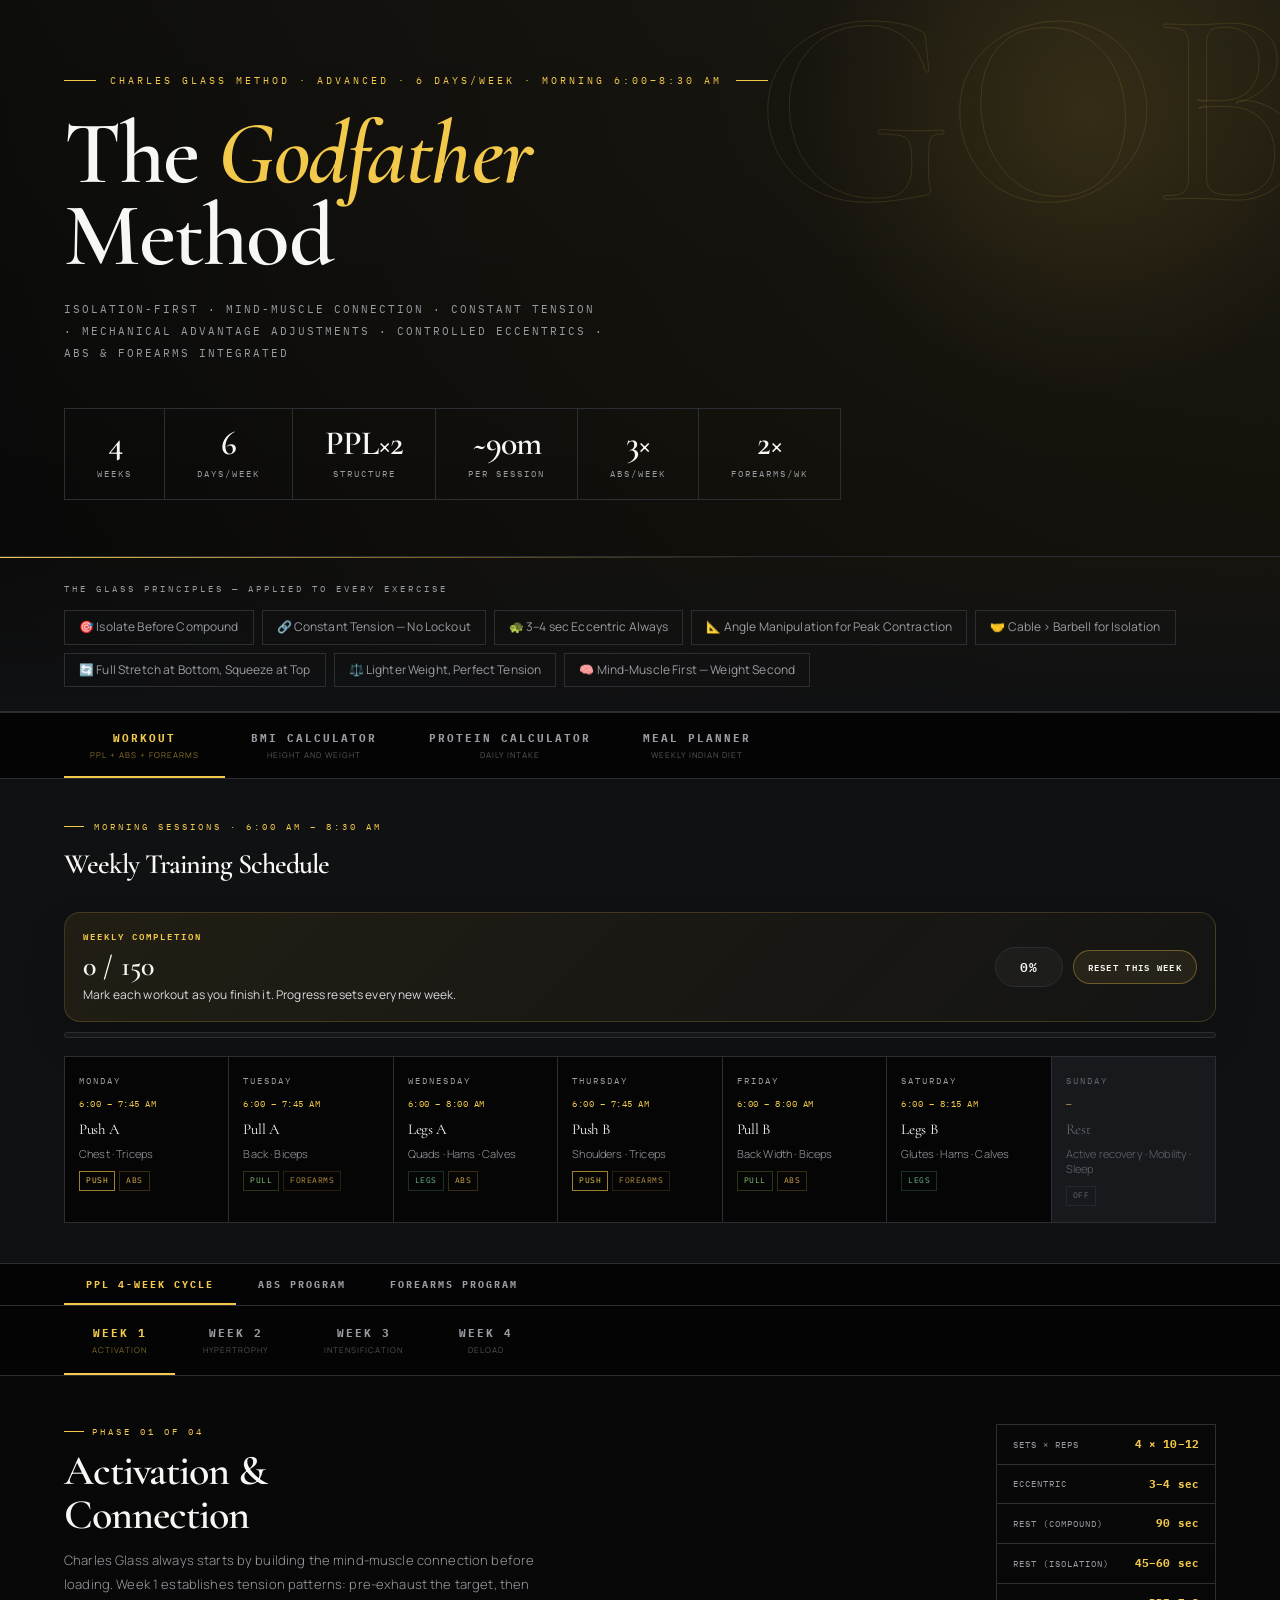
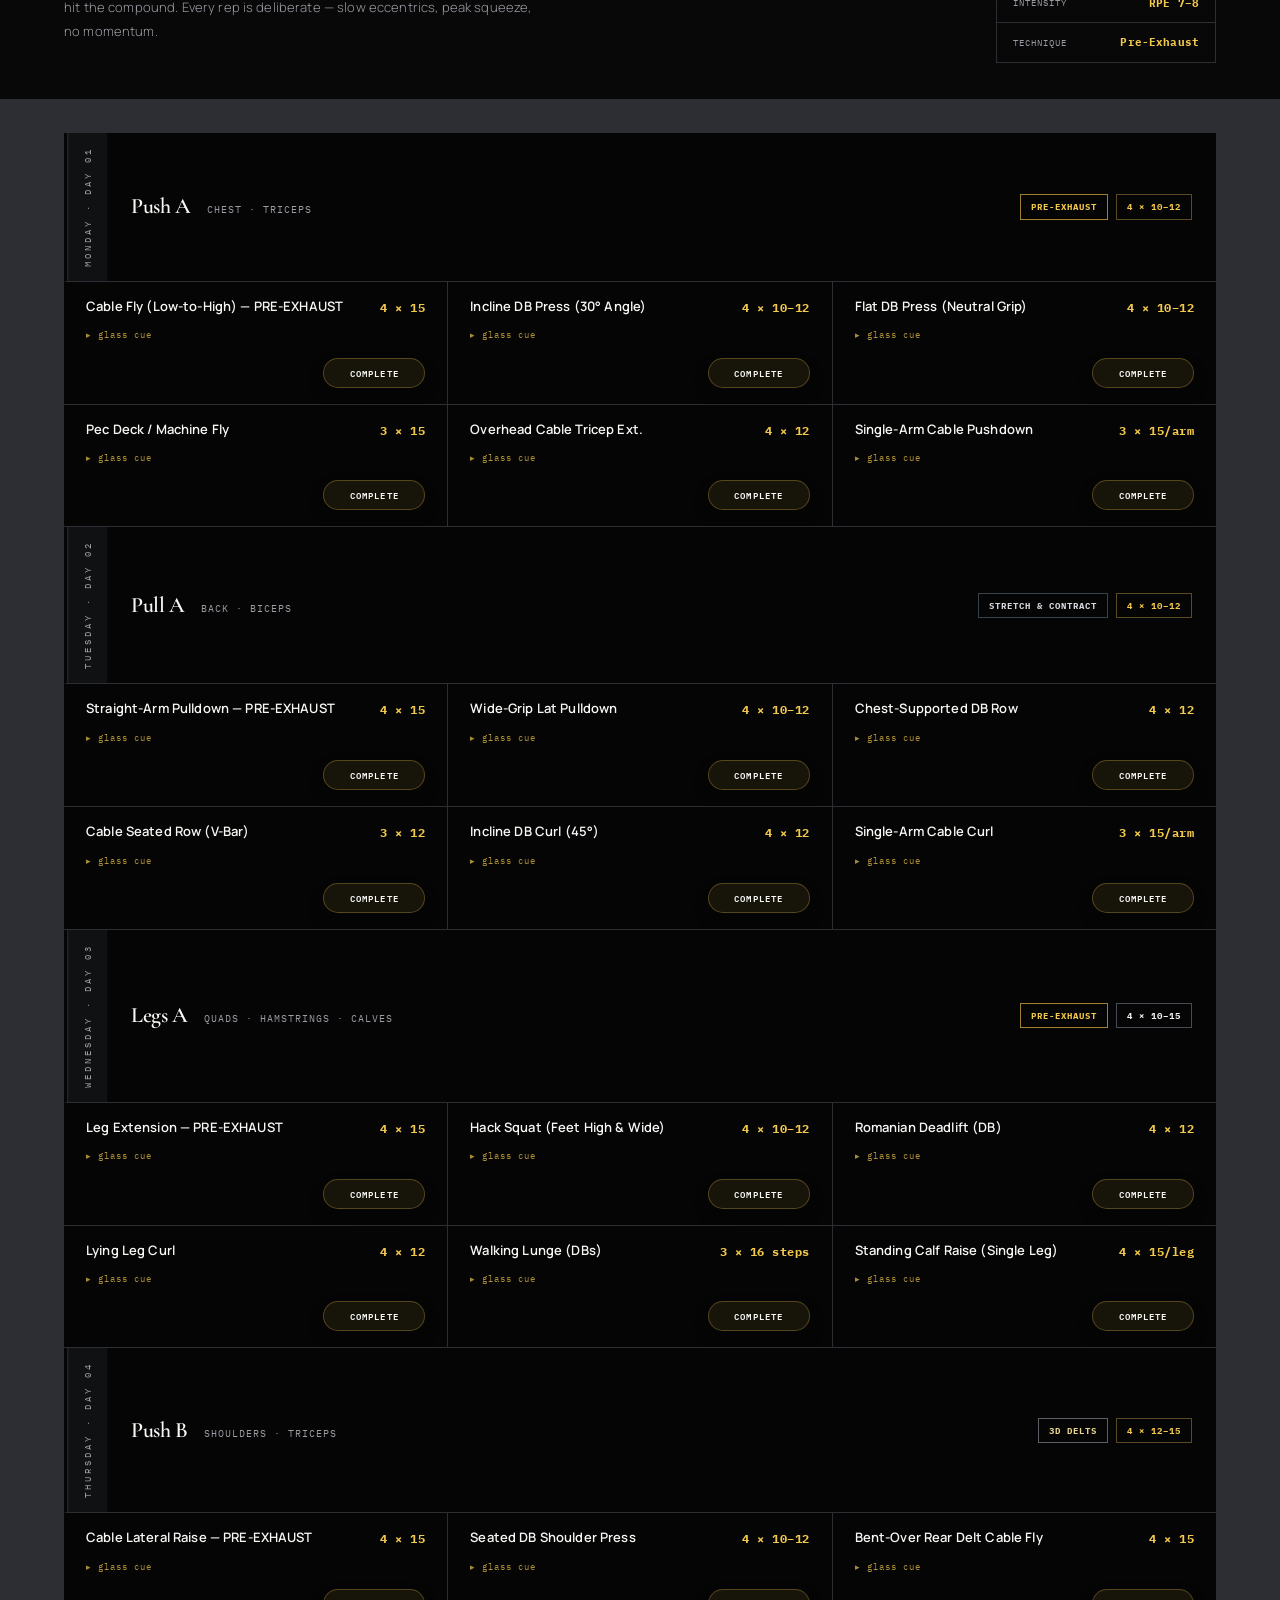
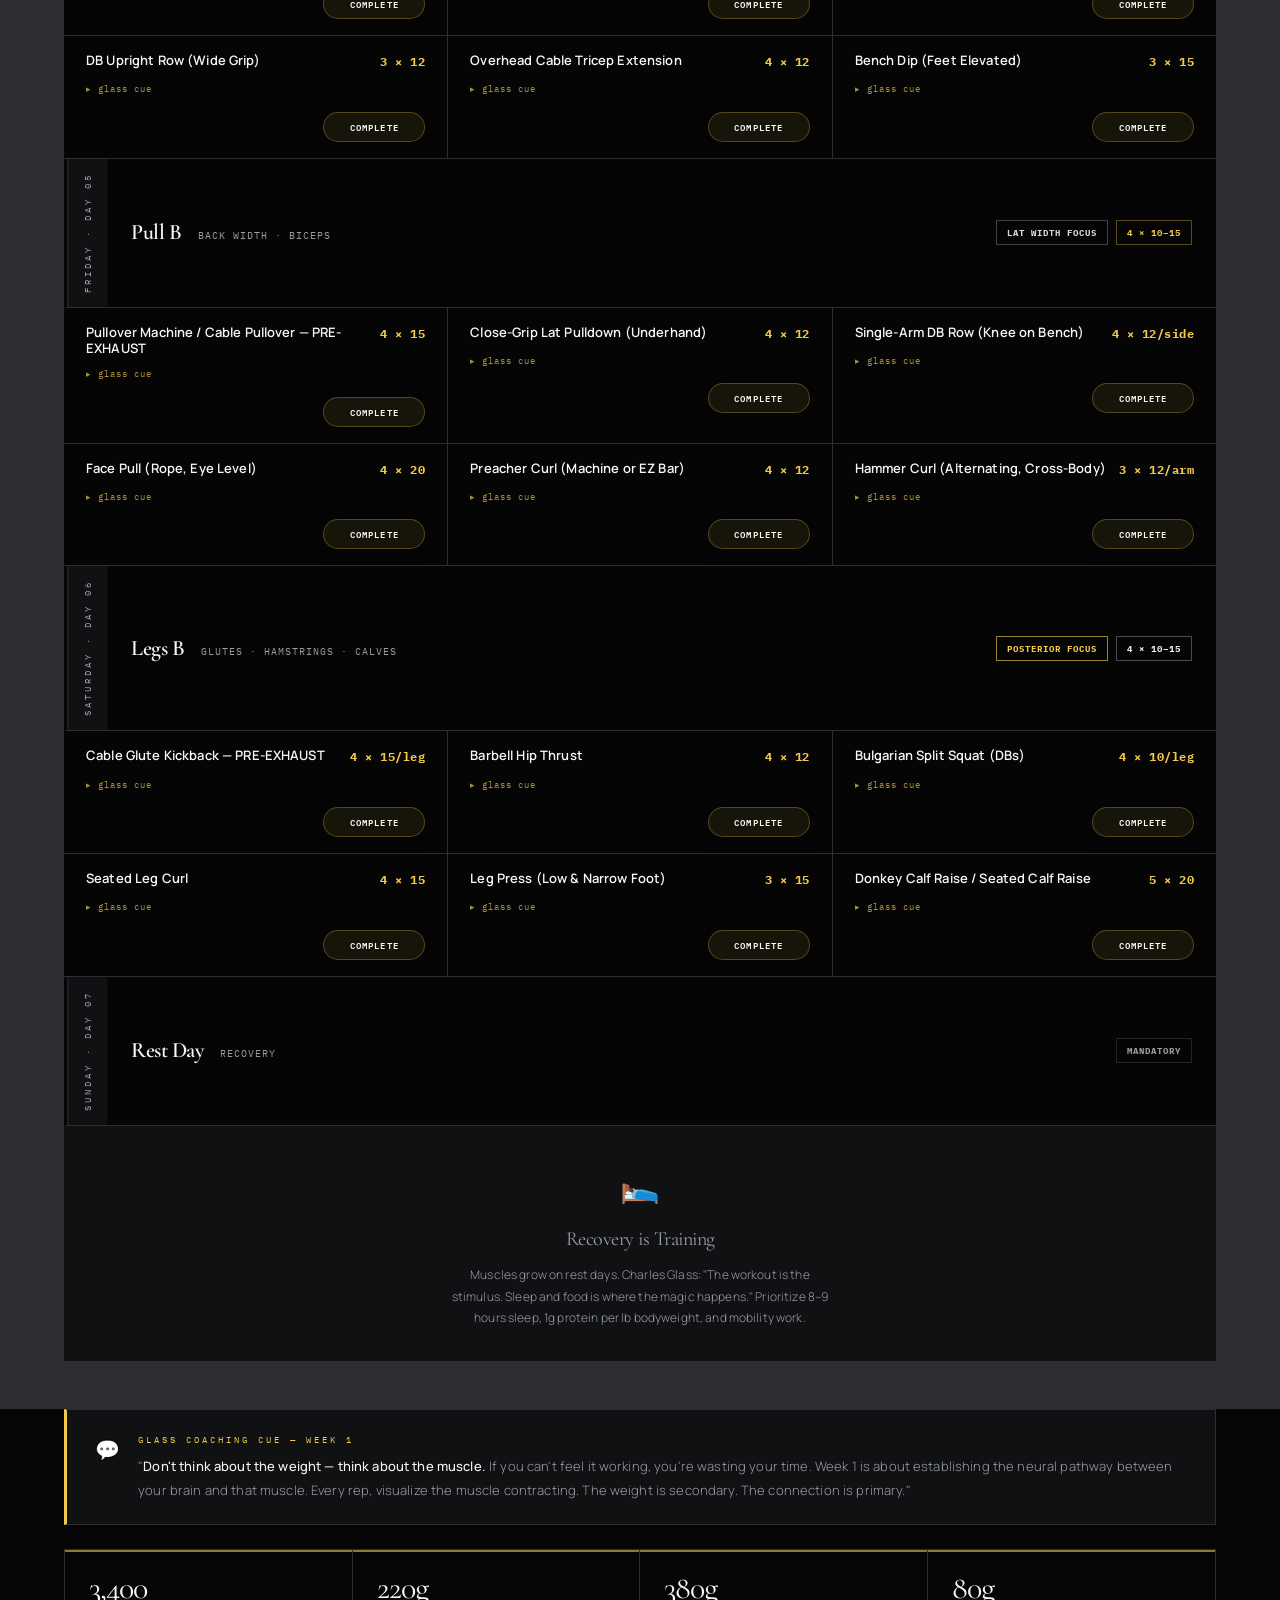
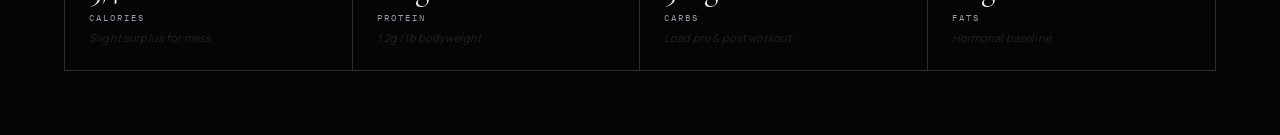
<file: index.html>
<!DOCTYPE html>
<html lang="en">
<head>
<meta charset="UTF-8">
<meta name="viewport" content="width=device-width, initial-scale=1.0">
<title>Charles Glass GOB Method — PPL + Abs + Forearms</title>
<link href="https://fonts.googleapis.com/css2?family=Cormorant+Garamond:wght@400;500;600;700&family=IBM+Plex+Mono:wght@400;500;600&family=Manrope:wght@400;500;600;700;800&display=swap" rel="stylesheet">
<link rel="stylesheet" href="assets/css/styles.css">
</head>
<body>

<!-- HERO -->
<header class="hero">
  <div class="hero-bg-text">GOB</div>
  <div class="hero-eyebrow">
    <div class="eyebrow-line"></div>
    <div class="eyebrow-text">Charles Glass Method · Advanced · 6 Days/Week · Morning 6:00–8:30 AM</div>
    <div class="eyebrow-line"></div>
  </div>
  <h1>The <em>Godfather</em><br>Method</h1>
  <p class="hero-sub">Isolation-first · Mind-muscle connection · Constant tension · Mechanical advantage adjustments · Controlled eccentrics · Abs & Forearms integrated</p>
  <div class="hero-stats">
    <div class="h-stat"><div class="h-stat-val">4</div><div class="h-stat-lbl">Weeks</div></div>
    <div class="h-stat"><div class="h-stat-val">6</div><div class="h-stat-lbl">Days/Week</div></div>
    <div class="h-stat"><div class="h-stat-val">PPL×2</div><div class="h-stat-lbl">Structure</div></div>
    <div class="h-stat"><div class="h-stat-val">~90m</div><div class="h-stat-lbl">Per Session</div></div>
    <div class="h-stat"><div class="h-stat-val">3×</div><div class="h-stat-lbl">Abs/Week</div></div>
    <div class="h-stat"><div class="h-stat-val">2×</div><div class="h-stat-lbl">Forearms/Wk</div></div>
  </div>
</header>

<!-- GOB PRINCIPLES -->
<div class="principles">
  <div class="principles-title">The Glass Principles — Applied to Every Exercise</div>
  <div class="principles-grid">
    <div class="principle-chip">🎯 Isolate Before Compound</div>
    <div class="principle-chip">🔗 Constant Tension — No Lockout</div>
    <div class="principle-chip">🐢 3–4 sec Eccentric Always</div>
    <div class="principle-chip">📐 Angle Manipulation for Peak Contraction</div>
    <div class="principle-chip">🤝 Cable > Barbell for Isolation</div>
    <div class="principle-chip">🔄 Full Stretch at Bottom, Squeeze at Top</div>
    <div class="principle-chip">⚖️ Lighter Weight, Perfect Tension</div>
    <div class="principle-chip">🧠 Mind-Muscle First — Weight Second</div>
  </div>
</div>

<nav class="page-nav">
  <button class="page-tab active" onclick="showPageTab('workout', this)">Workout<span>PPL + Abs + Forearms</span></button>
  <button class="page-tab" onclick="showPageTab('bmi', this)">BMI Calculator<span>Height and Weight</span></button>
  <button class="page-tab" onclick="showPageTab('protein', this)">Protein Calculator<span>Daily Intake</span></button>
  <button class="page-tab" onclick="showPageTab('meal', this)">Meal Planner<span>Weekly Indian Diet</span></button>
</nav>

<section id="page-workout" class="page-panel active">

<!-- WEEKLY SCHEDULE -->
<section class="schedule-section">
  <div class="section-eyebrow">Morning Sessions · 6:00 AM – 8:30 AM</div>
  <div class="section-title">Weekly Training Schedule</div>
  <div class="workout-progress-shell">
    <div class="workout-progress-card">
      <div class="workout-progress-copy">
        <div class="workout-progress-label">Weekly Completion</div>
        <div class="workout-progress-value"><span id="workoutProgressCount">0 / 0</span></div>
        <div class="workout-progress-note" id="workoutProgressNote">Mark each workout as you finish it. Progress resets automatically when a new week starts.</div>
      </div>
      <div class="workout-progress-side">
        <div class="workout-progress-percent" id="workoutProgressPercent">0%</div>
        <button class="workout-reset-btn" id="workoutResetBtn" type="button">Reset This Week</button>
      </div>
    </div>
    <div class="workout-progress-bar" aria-hidden="true">
      <span id="workoutProgressFill"></span>
    </div>
  </div>
  <div class="schedule-grid">
    <!-- MON -->
    <div class="sched-day" data-day="Monday">
      <div class="sched-day-name">Monday</div>
      <div class="sched-time">6:00 – 7:45 AM</div>
      <div class="sched-main">Push A</div>
      <div class="sched-sub">Chest · Triceps</div>
      <div class="sched-tags">
        <span class="sched-tag stag-push">Push</span>
        <span class="sched-tag stag-abs">Abs</span>
      </div>
    </div>
    <!-- TUE -->
    <div class="sched-day" data-day="Tuesday">
      <div class="sched-day-name">Tuesday</div>
      <div class="sched-time">6:00 – 7:45 AM</div>
      <div class="sched-main">Pull A</div>
      <div class="sched-sub">Back · Biceps</div>
      <div class="sched-tags">
        <span class="sched-tag stag-pull">Pull</span>
        <span class="sched-tag stag-fore">Forearms</span>
      </div>
    </div>
    <!-- WED -->
    <div class="sched-day" data-day="Wednesday">
      <div class="sched-day-name">Wednesday</div>
      <div class="sched-time">6:00 – 8:00 AM</div>
      <div class="sched-main">Legs A</div>
      <div class="sched-sub">Quads · Hams · Calves</div>
      <div class="sched-tags">
        <span class="sched-tag stag-legs">Legs</span>
        <span class="sched-tag stag-abs">Abs</span>
      </div>
    </div>
    <!-- THU -->
    <div class="sched-day" data-day="Thursday">
      <div class="sched-day-name">Thursday</div>
      <div class="sched-time">6:00 – 7:45 AM</div>
      <div class="sched-main">Push B</div>
      <div class="sched-sub">Shoulders · Triceps</div>
      <div class="sched-tags">
        <span class="sched-tag stag-push">Push</span>
        <span class="sched-tag stag-fore">Forearms</span>
      </div>
    </div>
    <!-- FRI -->
    <div class="sched-day" data-day="Friday">
      <div class="sched-day-name">Friday</div>
      <div class="sched-time">6:00 – 8:00 AM</div>
      <div class="sched-main">Pull B</div>
      <div class="sched-sub">Back Width · Biceps</div>
      <div class="sched-tags">
        <span class="sched-tag stag-pull">Pull</span>
        <span class="sched-tag stag-abs">Abs</span>
      </div>
    </div>
    <!-- SAT -->
    <div class="sched-day" data-day="Saturday">
      <div class="sched-day-name">Saturday</div>
      <div class="sched-time">6:00 – 8:15 AM</div>
      <div class="sched-main">Legs B</div>
      <div class="sched-sub">Glutes · Hams · Calves</div>
      <div class="sched-tags">
        <span class="sched-tag stag-legs">Legs</span>
      </div>
    </div>
    <!-- SUN -->
    <div class="sched-day rest-day" data-day="Sunday">
      <div class="sched-day-name">Sunday</div>
      <div class="sched-time">—</div>
      <div class="sched-main" style="color:var(--muted)">Rest</div>
      <div class="sched-sub">Active recovery · Mobility · Sleep</div>
      <div class="sched-tags">
        <span class="sched-tag stag-rest">Off</span>
      </div>
    </div>
  </div>
</section>

<!-- SUPPLEMENTARY NAV: PPL Weeks | Abs | Forearms -->
<nav class="suppl-nav">
  <button class="suppl-btn active" onclick="showSuppl('ppl',this)">PPL 4-Week Cycle</button>
  <button class="suppl-btn" onclick="showSuppl('abs',this)">Abs Program</button>
  <button class="suppl-btn" onclick="showSuppl('forearms',this)">Forearms Program</button>
</nav>

<div id="suppl-ppl" class="suppl-panel active">
<nav class="week-nav" style="top:114px">
  <button class="week-btn active" onclick="showWeek(1,this)">Week 1<span>Activation</span></button>
  <button class="week-btn" onclick="showWeek(2,this)">Week 2<span>Hypertrophy</span></button>
  <button class="week-btn" onclick="showWeek(3,this)">Week 3<span>Intensification</span></button>
  <button class="week-btn" onclick="showWeek(4,this)">Week 4<span>Deload</span></button>
</nav>

<!-- ══════════ WEEK 1 ══════════ -->
<div class="week-panel active" id="week-1">
  <div class="week-intro">
    <div class="wi-left">
      <div class="wi-phase">Phase 01 of 04</div>
      <div class="wi-title">Activation &<br>Connection</div>
      <div class="wi-desc">Charles Glass always starts by building the mind-muscle connection before loading. Week 1 establishes tension patterns: pre-exhaust the target, then hit the compound. Every rep is deliberate — slow eccentrics, peak squeeze, no momentum.</div>
    </div>
    <div class="wi-right">
      <div class="wi-param"><span class="wi-param-key">Sets × Reps</span><span class="wi-param-val">4 × 10–12</span></div>
      <div class="wi-param"><span class="wi-param-key">Eccentric</span><span class="wi-param-val">3–4 sec</span></div>
      <div class="wi-param"><span class="wi-param-key">Rest (Compound)</span><span class="wi-param-val">90 sec</span></div>
      <div class="wi-param"><span class="wi-param-key">Rest (Isolation)</span><span class="wi-param-val">45–60 sec</span></div>
      <div class="wi-param"><span class="wi-param-key">Intensity</span><span class="wi-param-val">RPE 7–8</span></div>
      <div class="wi-param"><span class="wi-param-key">Technique</span><span class="wi-param-val">Pre-Exhaust</span></div>
    </div>
  </div>

  <div class="days-container">

    <!-- D1: Push A — Chest + Triceps -->
    <div class="day-block">
      <div class="day-top">
        <div class="day-num-col">Monday · Day 01</div>
        <div class="day-title-area">
          <div class="day-name">Push A <span>Chest · Triceps</span></div>
          <div class="day-badges"><span class="badge badge-gold">Pre-Exhaust</span><span class="badge badge-red">4 × 10–12</span></div>
        </div>
      </div>
      <div class="exercises-grid">
        <div class="ex-cell">
          <div class="ex-top"><span class="ex-name">Cable Fly (Low-to-High) — PRE-EXHAUST</span><span class="ex-sets">4 × 15</span></div>
          <div class="ex-glass-tip">Glass always pre-exhausts the chest. Set cables low, arms slightly bent, squeeze at top like hugging a barrel. No lockout.</div>
        </div>
        <div class="ex-cell">
          <div class="ex-top"><span class="ex-name">Incline DB Press (30° Angle)</span><span class="ex-sets">4 × 10–12</span></div>
          <div class="ex-glass-tip">30° incline only — not 45°. Elbows flared, lower to full stretch, press to just short of lockout. Keep chest loaded throughout.</div>
        </div>
        <div class="ex-cell">
          <div class="ex-top"><span class="ex-name">Flat DB Press (Neutral Grip)</span><span class="ex-sets">4 × 10–12</span></div>
          <div class="ex-glass-tip">Neutral grip reduces shoulder stress and keeps more tension on the pecs. Pause at the bottom for 1 sec at full stretch.</div>
        </div>
        <div class="ex-cell">
          <div class="ex-top"><span class="ex-name">Pec Deck / Machine Fly</span><span class="ex-sets">3 × 15</span></div>
          <div class="ex-glass-tip">Glass loves the machine fly — constant cable tension. Slow 4-sec negative, hold the contracted position for 2 sec each rep.</div>
        </div>
        <div class="ex-cell">
          <div class="ex-top"><span class="ex-name">Overhead Cable Tricep Ext.</span><span class="ex-sets">4 × 12</span></div>
          <div class="ex-glass-tip">Face away from cable. Arms overhead = long head fully stretched. Lower slowly, extend fully. Elbows stay pinned to ears.</div>
        </div>
        <div class="ex-cell">
          <div class="ex-top"><span class="ex-name">Single-Arm Cable Pushdown</span><span class="ex-sets">3 × 15/arm</span></div>
          <div class="ex-glass-tip">One arm at a time for full isolation. Rotate wrist slightly outward at bottom for peak tricep contraction. No body swing.</div>
        </div>
      </div>
    </div>

    <!-- D2: Pull A — Back + Biceps -->
    <div class="day-block">
      <div class="day-top">
        <div class="day-num-col">Tuesday · Day 02</div>
        <div class="day-title-area">
          <div class="day-name">Pull A <span>Back · Biceps</span></div>
          <div class="day-badges"><span class="badge badge-blue">Stretch & Contract</span><span class="badge badge-red">4 × 10–12</span></div>
        </div>
      </div>
      <div class="exercises-grid">
        <div class="ex-cell">
          <div class="ex-top"><span class="ex-name">Straight-Arm Pulldown — PRE-EXHAUST</span><span class="ex-sets">4 × 15</span></div>
          <div class="ex-glass-tip">Isolates lat without bicep involvement. Slight forward lean, arms almost straight, pull bar to hips. Feel the lat fully load.</div>
        </div>
        <div class="ex-cell">
          <div class="ex-top"><span class="ex-name">Wide-Grip Lat Pulldown</span><span class="ex-sets">4 × 10–12</span></div>
          <div class="ex-glass-tip">Slight back lean, pull to upper chest. Glass emphasizes: retract scapula FIRST before pulling arms. Slow 4-sec rise on negative.</div>
        </div>
        <div class="ex-cell">
          <div class="ex-top"><span class="ex-name">Chest-Supported DB Row</span><span class="ex-sets">4 × 12</span></div>
          <div class="ex-glass-tip">Chest on pad eliminates lower back. Drive elbow straight up and back. Squeeze rhomboids hard at top. No shoulder shrug.</div>
        </div>
        <div class="ex-cell">
          <div class="ex-top"><span class="ex-name">Cable Seated Row (V-Bar)</span><span class="ex-sets">3 × 12</span></div>
          <div class="ex-glass-tip">Sit upright. At the stretch: let shoulders protract fully. At peak: pull elbows behind torso, not just to it. Hold 1 sec.</div>
        </div>
        <div class="ex-cell">
          <div class="ex-top"><span class="ex-name">Incline DB Curl (45°)</span><span class="ex-sets">4 × 12</span></div>
          <div class="ex-glass-tip">Glass staple for long-head bicep. Arm behind torso = full stretch. Supinate at top aggressively. Never let shoulders roll forward.</div>
        </div>
        <div class="ex-cell">
          <div class="ex-top"><span class="ex-name">Single-Arm Cable Curl</span><span class="ex-sets">3 × 15/arm</span></div>
          <div class="ex-glass-tip">Cable keeps tension at full extension unlike dumbbells. Curl across body slightly for better peak contraction. Squeeze for 2 sec.</div>
        </div>
      </div>
    </div>

    <!-- D3: Legs A -->
    <div class="day-block">
      <div class="day-top">
        <div class="day-num-col">Wednesday · Day 03</div>
        <div class="day-title-area">
          <div class="day-name">Legs A <span>Quads · Hamstrings · Calves</span></div>
          <div class="day-badges"><span class="badge badge-gold">Pre-Exhaust</span><span class="badge badge-green">4 × 10–15</span></div>
        </div>
      </div>
      <div class="exercises-grid">
        <div class="ex-cell">
          <div class="ex-top"><span class="ex-name">Leg Extension — PRE-EXHAUST</span><span class="ex-sets">4 × 15</span></div>
          <div class="ex-glass-tip">Glass pre-exhausts quads before squatting. Point toes slightly outward for inner quad. Hold contracted position for 2 sec at top.</div>
        </div>
        <div class="ex-cell">
          <div class="ex-top"><span class="ex-name">Hack Squat (Feet High & Wide)</span><span class="ex-sets">4 × 10–12</span></div>
          <div class="ex-glass-tip">Foot placement shifts load. High-wide targets glutes/hams. Never lock out at top — keep quads under constant tension. 4-sec descent.</div>
        </div>
        <div class="ex-cell">
          <div class="ex-top"><span class="ex-name">Romanian Deadlift (DB)</span><span class="ex-sets">4 × 12</span></div>
          <div class="ex-glass-tip">Slow descent, feel hamstrings stretching fully. Push hips back not down. Squeeze glutes hard on the way up. Never round back.</div>
        </div>
        <div class="ex-cell">
          <div class="ex-top"><span class="ex-name">Lying Leg Curl</span><span class="ex-sets">4 × 12</span></div>
          <div class="ex-glass-tip">Plantarflex feet (toes pointed) to maximize hamstring contraction. Slow 4-sec negative. Don't let hips rise at the top.</div>
        </div>
        <div class="ex-cell">
          <div class="ex-top"><span class="ex-name">Walking Lunge (DBs)</span><span class="ex-sets">3 × 16 steps</span></div>
          <div class="ex-glass-tip">Long stride to hit glutes. Torso upright. Glass emphasizes the glute-quad co-contraction — feel both working on every step.</div>
        </div>
        <div class="ex-cell">
          <div class="ex-top"><span class="ex-name">Standing Calf Raise (Single Leg)</span><span class="ex-sets">4 × 15/leg</span></div>
          <div class="ex-glass-tip">Glass trains calves unilaterally for full range. Full stretch at bottom, 2-sec pause. Rise to absolute peak contraction. No bouncing.</div>
        </div>
      </div>
    </div>

    <!-- D4: Push B — Shoulders + Triceps -->
    <div class="day-block">
      <div class="day-top">
        <div class="day-num-col">Thursday · Day 04</div>
        <div class="day-title-area">
          <div class="day-name">Push B <span>Shoulders · Triceps</span></div>
          <div class="day-badges"><span class="badge badge-purple">3D Delts</span><span class="badge badge-red">4 × 12–15</span></div>
        </div>
      </div>
      <div class="exercises-grid">
        <div class="ex-cell">
          <div class="ex-top"><span class="ex-name">Cable Lateral Raise — PRE-EXHAUST</span><span class="ex-sets">4 × 15</span></div>
          <div class="ex-glass-tip">Cable from low pulley, cross-body. Constant tension through full ROM — unlike dumbbells which go slack at the bottom. Elbow slightly bent.</div>
        </div>
        <div class="ex-cell">
          <div class="ex-top"><span class="ex-name">Seated DB Shoulder Press</span><span class="ex-sets">4 × 10–12</span></div>
          <div class="ex-glass-tip">Do NOT press fully overhead — stop at ear level to keep deltoid loaded. Lower slowly. Elbows slightly in front of body throughout.</div>
        </div>
        <div class="ex-cell">
          <div class="ex-top"><span class="ex-name">Bent-Over Rear Delt Cable Fly</span><span class="ex-sets">4 × 15</span></div>
          <div class="ex-glass-tip">Cables crossed over, arms at shoulder height. Pull wide and squeeze scapulae hard. Rear delts are chronically underdeveloped — own this.</div>
        </div>
        <div class="ex-cell">
          <div class="ex-top"><span class="ex-name">DB Upright Row (Wide Grip)</span><span class="ex-sets">3 × 12</span></div>
          <div class="ex-glass-tip">Wide grip takes pressure off rotator cuff. Lead with elbows, pull to chin level. Pause at top — feel the lateral delt peak contraction.</div>
        </div>
        <div class="ex-cell">
          <div class="ex-top"><span class="ex-name">Overhead Cable Tricep Extension</span><span class="ex-sets">4 × 12</span></div>
          <div class="ex-glass-tip">Long-head stretch is king for tricep mass. Rope attachment, face away. Lower slowly behind head, extend fully without shoulder movement.</div>
        </div>
        <div class="ex-cell">
          <div class="ex-top"><span class="ex-name">Bench Dip (Feet Elevated)</span><span class="ex-sets">3 × 15</span></div>
          <div class="ex-glass-tip">Torso upright, elbows point straight back. Lower to 90° only — Glass avoids excessive dipping that shifts load off triceps.</div>
        </div>
      </div>
    </div>

    <!-- D5: Pull B -->
    <div class="day-block">
      <div class="day-top">
        <div class="day-num-col">Friday · Day 05</div>
        <div class="day-title-area">
          <div class="day-name">Pull B <span>Back Width · Biceps</span></div>
          <div class="day-badges"><span class="badge badge-blue">Lat Width Focus</span><span class="badge badge-red">4 × 10–15</span></div>
        </div>
      </div>
      <div class="exercises-grid">
        <div class="ex-cell">
          <div class="ex-top"><span class="ex-name">Pullover Machine / Cable Pullover — PRE-EXHAUST</span><span class="ex-sets">4 × 15</span></div>
          <div class="ex-glass-tip">Arms straight, isolates lat fully. Stretch arms overhead as far as possible, pull through to hips. Feel the serratus and lat co-contract.</div>
        </div>
        <div class="ex-cell">
          <div class="ex-top"><span class="ex-name">Close-Grip Lat Pulldown (Underhand)</span><span class="ex-sets">4 × 12</span></div>
          <div class="ex-glass-tip">Underhand grip puts bicep in stronger position, allows heavier lat loading. Pull to upper chest, slight backward lean, hold at bottom 1 sec.</div>
        </div>
        <div class="ex-cell">
          <div class="ex-top"><span class="ex-name">Single-Arm DB Row (Knee on Bench)</span><span class="ex-sets">4 × 12/side</span></div>
          <div class="ex-glass-tip">Glass insists on unilateral work for back symmetry. Pull elbow high and behind torso. Rotate slightly at top for max rhomboid squeeze.</div>
        </div>
        <div class="ex-cell">
          <div class="ex-top"><span class="ex-name">Face Pull (Rope, Eye Level)</span><span class="ex-sets">4 × 20</span></div>
          <div class="ex-glass-tip">Critical for rear delt & rotator cuff health. Pull rope to face, split the rope, externally rotate hard at peak. Non-negotiable for shoulder longevity.</div>
        </div>
        <div class="ex-cell">
          <div class="ex-top"><span class="ex-name">Preacher Curl (Machine or EZ Bar)</span><span class="ex-sets">4 × 12</span></div>
          <div class="ex-glass-tip">Locks the arm in place for pure bicep isolation. Glass loves this because it eliminates all cheating. 3-sec negative, don't fully extend — keep tension.</div>
        </div>
        <div class="ex-cell">
          <div class="ex-top"><span class="ex-name">Hammer Curl (Alternating, Cross-Body)</span><span class="ex-sets">3 × 12/arm</span></div>
          <div class="ex-glass-tip">Cross-body version better targets brachialis for arm thickness. Keep elbow pinned to side. Slow eccentric. Supinate slightly at top.</div>
        </div>
      </div>
    </div>

    <!-- D6: Legs B -->
    <div class="day-block">
      <div class="day-top">
        <div class="day-num-col">Saturday · Day 06</div>
        <div class="day-title-area">
          <div class="day-name">Legs B <span>Glutes · Hamstrings · Calves</span></div>
          <div class="day-badges"><span class="badge badge-gold">Posterior Focus</span><span class="badge badge-green">4 × 10–15</span></div>
        </div>
      </div>
      <div class="exercises-grid">
        <div class="ex-cell">
          <div class="ex-top"><span class="ex-name">Cable Glute Kickback — PRE-EXHAUST</span><span class="ex-sets">4 × 15/leg</span></div>
          <div class="ex-glass-tip">Isolates glute before squatting. Slight forward lean, kick leg back and up. Squeeze the glute at peak contraction for 2 sec. Foot flexed.</div>
        </div>
        <div class="ex-cell">
          <div class="ex-top"><span class="ex-name">Barbell Hip Thrust</span><span class="ex-sets">4 × 12</span></div>
          <div class="ex-glass-tip">Drive through heels. At top: posterior pelvic tilt (tuck hips under) for maximal glute squeeze. Hold 2 sec. Chin tucked to chest throughout.</div>
        </div>
        <div class="ex-cell">
          <div class="ex-top"><span class="ex-name">Bulgarian Split Squat (DBs)</span><span class="ex-sets">4 × 10/leg</span></div>
          <div class="ex-glass-tip">Glass emphasizes unilateral work for symmetry. Long stride hits glute/ham more. Front shin stays vertical. Slow 4-sec descent. No knee cave.</div>
        </div>
        <div class="ex-cell">
          <div class="ex-top"><span class="ex-name">Seated Leg Curl</span><span class="ex-sets">4 × 15</span></div>
          <div class="ex-glass-tip">Seated position keeps hamstrings under stretch throughout. Point toes up for enhanced contraction. 4-sec negative. Don't fully extend at top.</div>
        </div>
        <div class="ex-cell">
          <div class="ex-top"><span class="ex-name">Leg Press (Low & Narrow Foot)</span><span class="ex-sets">3 × 15</span></div>
          <div class="ex-glass-tip">Low narrow foot emphasizes vastus medialis (teardrop). Stop short of lockout — maintain quad tension. 4-sec eccentric phase on every rep.</div>
        </div>
        <div class="ex-cell">
          <div class="ex-top"><span class="ex-name">Donkey Calf Raise / Seated Calf Raise</span><span class="ex-sets">5 × 20</span></div>
          <div class="ex-glass-tip">Glass trains calves with high reps. Full range essential: full stretch at bottom (pause), rise to absolute peak, hold 2 sec. Toes straight, in & out variants.</div>
        </div>
      </div>
    </div>

    <!-- REST -->
    <div class="day-block">
      <div class="day-top">
        <div class="day-num-col">Sunday · Day 07</div>
        <div class="day-title-area">
          <div class="day-name">Rest Day <span>Recovery</span></div>
          <div class="day-badges"><span class="badge badge-rest">Mandatory</span></div>
        </div>
      </div>
      <div class="rest-block">
        <div class="rest-icon">🛌</div>
        <div class="rest-title">Recovery is Training</div>
        <div class="rest-desc">Muscles grow on rest days. Charles Glass: "The workout is the stimulus. Sleep and food is where the magic happens." Prioritize 8–9 hours sleep, 1g protein per lb bodyweight, and mobility work.</div>
      </div>
    </div>

  </div><!-- end days-container -->

  <div class="coaching-note">
    <div class="cn-icon">💬</div>
    <div class="cn-content">
      <div class="cn-title">Glass Coaching Cue — Week 1</div>
      <div class="cn-text">"<strong>Don't think about the weight — think about the muscle.</strong> If you can't feel it working, you're wasting your time. Week 1 is about establishing the neural pathway between your brain and that muscle. Every rep, visualize the muscle contracting. The weight is secondary. The connection is primary."</div>
    </div>
  </div>

  <div class="nutrition-row">
    <div class="nut-cell"><div class="nut-val">3,400</div><div class="nut-lbl">Calories</div><div class="nut-note">Slight surplus for mass</div></div>
    <div class="nut-cell"><div class="nut-val">220g</div><div class="nut-lbl">Protein</div><div class="nut-note">1.2g / lb bodyweight</div></div>
    <div class="nut-cell"><div class="nut-val">380g</div><div class="nut-lbl">Carbs</div><div class="nut-note">Load pre & post workout</div></div>
    <div class="nut-cell"><div class="nut-val">80g</div><div class="nut-lbl">Fats</div><div class="nut-note">Hormonal baseline</div></div>
  </div>
  <div class="spacer"></div>
</div>

<!-- ══════════ WEEK 2 ══════════ -->
<div class="week-panel" id="week-2">
  <div class="week-intro">
    <div class="wi-left">
      <div class="wi-phase">Phase 02 of 04</div>
      <div class="wi-title">Hypertrophy<br>& Peak Contraction</div>
      <div class="wi-desc">Volume increases. Glass adds mechanical drop sets — changing the angle mid-set to hit fresh fibers. Isolation techniques deepen: partial reps in the stretched position added to the end of sets. Every muscle group gets a finisher focused purely on squeeze.</div>
    </div>
    <div class="wi-right">
      <div class="wi-param"><span class="wi-param-key">Sets × Reps</span><span class="wi-param-val">4–5 × 10–15</span></div>
      <div class="wi-param"><span class="wi-param-key">Eccentric</span><span class="wi-param-val">3–4 sec</span></div>
      <div class="wi-param"><span class="wi-param-key">Rest</span><span class="wi-param-val">60–75 sec</span></div>
      <div class="wi-param"><span class="wi-param-key">Technique</span><span class="wi-param-val">Drop Sets + Partials</span></div>
      <div class="wi-param"><span class="wi-param-key">Intensity</span><span class="wi-param-val">RPE 8–9</span></div>
      <div class="wi-param"><span class="wi-param-key">Volume vs W1</span><span class="wi-param-val">+20%</span></div>
    </div>
  </div>

  <div class="days-container">
    <div class="day-block">
      <div class="day-top">
        <div class="day-num-col">Monday · Day 01</div>
        <div class="day-title-area">
          <div class="day-name">Push A <span>Chest · Triceps</span></div>
          <div class="day-badges"><span class="badge badge-gold">Angle Drop Sets</span><span class="badge badge-red">5 × 10–15</span></div>
        </div>
      </div>
      <div class="exercises-grid">
        <div class="ex-cell">
          <div class="ex-top"><span class="ex-name">Pec Deck — PRE-EXHAUST</span><span class="ex-sets">5 × 15</span></div>
          <div class="ex-glass-tip">Start here every chest day this week. 5 full sets before any pressing. Squeeze every rep for 2 sec. By the time you press, the pec is already awake.</div>
        </div>
        <div class="ex-cell">
          <div class="ex-top"><span class="ex-name">Low-to-High Cable Fly → Mechanical Drop to Flat</span><span class="ex-sets">4 × 12+8</span></div>
          <div class="ex-glass-tip">Do 12 reps low-to-high (lower chest), then immediately change angle to flat and do 8 more. Same weight, different fiber recruitment. Glass hallmark.</div>
        </div>
        <div class="ex-cell">
          <div class="ex-top"><span class="ex-name">Incline DB Press (30°)</span><span class="ex-sets">4 × 10–12</span></div>
          <div class="ex-glass-tip">After the cable pre-exhaust, pecs are loaded. Use slightly less weight than W1 but focus on every inch of the ROM. No momentum off the chest.</div>
        </div>
        <div class="ex-cell">
          <div class="ex-top"><span class="ex-name">Flat DB Press + Partials at Stretch</span><span class="ex-sets">4 × 10+5</span></div>
          <div class="ex-glass-tip">After 10 full reps, do 5 partial reps in the bottom half only (where stretch is greatest). Forces extra time under tension at the most anabolic position.</div>
        </div>
        <div class="ex-cell">
          <div class="ex-top"><span class="ex-name">Overhead Cable Tricep Ext. → Drop Set</span><span class="ex-sets">4 × 12 + Drop</span></div>
          <div class="ex-glass-tip">On the final set: after 12 reps, immediately drop weight 25% and do 10 more. No rest between. Long-head fully exhausted. Controlled at all times.</div>
        </div>
        <div class="ex-cell">
          <div class="ex-top"><span class="ex-name">Rope Pushdown (Finisher)</span><span class="ex-sets">3 × 20</span></div>
          <div class="ex-glass-tip">Light weight, maximum squeeze. Split the rope wide at the bottom and hold for 2 sec. Full tricep pump to finish. High rep, no ego.</div>
        </div>
      </div>
    </div>

    <div class="day-block">
      <div class="day-top">
        <div class="day-num-col">Tuesday · Day 02</div>
        <div class="day-title-area">
          <div class="day-name">Pull A <span>Back · Biceps</span></div>
          <div class="day-badges"><span class="badge badge-blue">Stretch Overload</span><span class="badge badge-red">4–5 × 10–15</span></div>
        </div>
      </div>
      <div class="exercises-grid">
        <div class="ex-cell">
          <div class="ex-top"><span class="ex-name">Straight-Arm Pulldown — PRE-EXHAUST</span><span class="ex-sets">5 × 15</span></div>
          <div class="ex-glass-tip">5 sets this week. Full lat isolation. Arms straight, arc the bar to hips. At the top — let arms rise fully overhead for maximum lat stretch before pulling.</div>
        </div>
        <div class="ex-cell">
          <div class="ex-top"><span class="ex-name">Wide-Grip Pulldown + Partials at Stretch</span><span class="ex-sets">4 × 10+5</span></div>
          <div class="ex-glass-tip">After 10 full reps, do 5 partial reps in the top half (stretch position) only. Forces the lat into a deep stretch overload — one of Glass's most effective techniques.</div>
        </div>
        <div class="ex-cell">
          <div class="ex-top"><span class="ex-name">Single-Arm DB Row (High Elbow)</span><span class="ex-sets">4 × 12/side</span></div>
          <div class="ex-glass-tip">Elbow tracks up and back — not just up. This slight rotation at the top contracts the mid-back and rear delt simultaneously. Controlled drop per rep.</div>
        </div>
        <div class="ex-cell">
          <div class="ex-top"><span class="ex-name">Low Cable Row (Wide Bar) → Angle Drop</span><span class="ex-sets">4 × 12+8</span></div>
          <div class="ex-glass-tip">Do 12 with wide bar (upper back focus), then switch to V-bar and do 8 more (lat focus). Mechanical drop with no rest — different fibers, same pump.</div>
        </div>
        <div class="ex-cell">
          <div class="ex-top"><span class="ex-name">Spider Curl (DB on Incline Bench)</span><span class="ex-sets">4 × 12</span></div>
          <div class="ex-glass-tip">Chest on incline, arms hanging. At full extension = full bicep stretch. Curl up, supinate aggressively. Glass loves this position for peak bicep development.</div>
        </div>
        <div class="ex-cell">
          <div class="ex-top"><span class="ex-name">Cable Curl → Drop Set (Finisher)</span><span class="ex-sets">3 × 15 + Drop</span></div>
          <div class="ex-glass-tip">Final set: 15 reps, drop 30%, 10 more reps, drop again, rep to failure. Triple drop set as a bicep flush. Peak contraction every single rep. No swinging.</div>
        </div>
      </div>
    </div>

    <div class="day-block">
      <div class="day-top">
        <div class="day-num-col">Wednesday · Day 03</div>
        <div class="day-title-area">
          <div class="day-name">Legs A <span>Quads · Hamstrings</span></div>
          <div class="day-badges"><span class="badge badge-gold">Pre-Exhaust + Partials</span><span class="badge badge-green">4–5 × 10–15</span></div>
        </div>
      </div>
      <div class="exercises-grid">
        <div class="ex-cell">
          <div class="ex-top"><span class="ex-name">Leg Extension — PRE-EXHAUST</span><span class="ex-sets">5 × 15</span></div>
          <div class="ex-glass-tip">5 full sets this week. Toes pointed slightly out. Hold peak contraction for 2 sec each rep. Your quads should be fully engorged before squatting.</div>
        </div>
        <div class="ex-cell">
          <div class="ex-top"><span class="ex-name">Hack Squat + Partials at Bottom</span><span class="ex-sets">4 × 10+5</span></div>
          <div class="ex-glass-tip">10 full reps, then 5 partials in the bottom position (deepest stretch). At the bottom of the hack squat, quads are maximally loaded — exploit it.</div>
        </div>
        <div class="ex-cell">
          <div class="ex-top"><span class="ex-name">Romanian Deadlift → Slow Eccentric</span><span class="ex-sets">4 × 12</span></div>
          <div class="ex-glass-tip">5-second lowering phase. Feel every inch of hamstring loading. Glass calls this "loading the spring." Push hips back aggressively. Minimal knee bend.</div>
        </div>
        <div class="ex-cell">
          <div class="ex-top"><span class="ex-name">Seated Leg Curl → Drop Set</span><span class="ex-sets">4 × 12 + Drop</span></div>
          <div class="ex-glass-tip">Seated position maximizes hamstring stretch. On final set: full 12 reps, then immediately drop 20% and rep to failure. Full pump in the hamstring belly.</div>
        </div>
        <div class="ex-cell">
          <div class="ex-top"><span class="ex-name">Leg Press (Low Narrow — Teardrop)</span><span class="ex-sets">3 × 15</span></div>
          <div class="ex-glass-tip">Feet low on the platform, hip-width. Targets vastus medialis. Stop 15° short of lockout always. Quad stays on fire the entire set. 4-sec eccentric.</div>
        </div>
        <div class="ex-cell">
          <div class="ex-top"><span class="ex-name">Standing Calf Raise (3 positions)</span><span class="ex-sets">4 × 20</span></div>
          <div class="ex-glass-tip">Set 1–2: toes straight. Set 3: toes out (inner calf). Set 4: toes in (outer calf). Glass hits all three calf head variations for complete development.</div>
        </div>
      </div>
    </div>

    <div class="day-block">
      <div class="day-top">
        <div class="day-num-col">Thursday · Day 04</div>
        <div class="day-title-area">
          <div class="day-name">Push B <span>Shoulders · Triceps</span></div>
          <div class="day-badges"><span class="badge badge-purple">3D Shoulder Isolation</span><span class="badge badge-red">4–5 × 12–15</span></div>
        </div>
      </div>
      <div class="exercises-grid">
        <div class="ex-cell">
          <div class="ex-top"><span class="ex-name">Cable Lateral Raise — PRE-EXHAUST</span><span class="ex-sets">5 × 15</span></div>
          <div class="ex-glass-tip">Cross-body cable, 5 sets. At shoulder height — pause 2 sec. Think "lead with the pinky" to externally rotate and hit lateral delt over anterior delt.</div>
        </div>
        <div class="ex-cell">
          <div class="ex-top"><span class="ex-name">Seated DB Press → Mechanical Drop to Arnold</span><span class="ex-sets">4 × 10+8</span></div>
          <div class="ex-glass-tip">10 standard presses, then immediately convert to Arnold press (rotate as you lower). Different delt-head loading in one seamless mechanical drop. No rest.</div>
        </div>
        <div class="ex-cell">
          <div class="ex-top"><span class="ex-name">Bent-Over Rear Delt Cable Fly</span><span class="ex-sets">5 × 20</span></div>
          <div class="ex-glass-tip">High reps for rear delt. Cables crossed, pull wide and hold. External rotation at peak. Glass: "Most people have no rear delts because they never feel them." Feel them.</div>
        </div>
        <div class="ex-cell">
          <div class="ex-top"><span class="ex-name">DB Upright Row + Partial Hold</span><span class="ex-sets">4 × 12</span></div>
          <div class="ex-glass-tip">At the top of each rep, hold 2 sec and feel the lateral delt contract. Wide grip, lead with elbows. This pause technique turns a simple move into an isolator.</div>
        </div>
        <div class="ex-cell">
          <div class="ex-top"><span class="ex-name">Overhead Cable Extension → Drop Set</span><span class="ex-sets">4 × 12 + Drop</span></div>
          <div class="ex-glass-tip">Final set: triple drop. Long head fully exhausted. Stay slow — especially on the drop — when you're tired is when form breaks down and injury happens.</div>
        </div>
        <div class="ex-cell">
          <div class="ex-top"><span class="ex-name">Kickback (Cable, Both Arms)</span><span class="ex-sets">3 × 20</span></div>
          <div class="ex-glass-tip">Cable kickback for constant tension at extension — where the dumbbell goes slack, the cable still loads. Rotate wrist at peak. High rep flush to finish.</div>
        </div>
      </div>
    </div>

    <div class="day-block">
      <div class="day-top">
        <div class="day-num-col">Friday · Day 05</div>
        <div class="day-title-area">
          <div class="day-name">Pull B <span>Back Thickness · Biceps</span></div>
          <div class="day-badges"><span class="badge badge-blue">Mid-Back Focus</span><span class="badge badge-red">4–5 × 10–15</span></div>
        </div>
      </div>
      <div class="exercises-grid">
        <div class="ex-cell">
          <div class="ex-top"><span class="ex-name">Pullover Machine — PRE-EXHAUST</span><span class="ex-sets">5 × 15</span></div>
          <div class="ex-glass-tip">Arms straight throughout — this is a lat exercise, not a tricep one. Stretch arms completely overhead, pull through to hips. Hold at bottom for 2 sec.</div>
        </div>
        <div class="ex-cell">
          <div class="ex-top"><span class="ex-name">Meadows Row (Single Arm Landmine)</span><span class="ex-sets">4 × 10/side</span></div>
          <div class="ex-glass-tip">Staggered stance, elbow flares out. Hits the upper lat and teres in a unique plane. Glass loves this for back thickness. Pull explosively, lower with control.</div>
        </div>
        <div class="ex-cell">
          <div class="ex-top"><span class="ex-name">Chest-Supported Row → Angle Drop</span><span class="ex-sets">4 × 12+8</span></div>
          <div class="ex-glass-tip">First 12 reps: elbows flared (upper back). Then drop weight and pull elbows tucked to ribs (lat). Two back zones, one set, no rest.</div>
        </div>
        <div class="ex-cell">
          <div class="ex-top"><span class="ex-name">Face Pull (High Reps)</span><span class="ex-sets">4 × 25</span></div>
          <div class="ex-glass-tip">Glass programs this twice per week — non-negotiable. 25 reps light weight. This is longevity work for the rotator cuff. Never skip it. External rotation hard at peak.</div>
        </div>
        <div class="ex-cell">
          <div class="ex-top"><span class="ex-name">Concentration Curl</span><span class="ex-sets">4 × 15/arm</span></div>
          <div class="ex-glass-tip">Elbow braced on inner thigh. Slow curl, supinate hard at top, hold 2 sec. This Glass classic eliminates every ounce of cheating — just pure bicep.</div>
        </div>
        <div class="ex-cell">
          <div class="ex-top"><span class="ex-name">21s (Barbell Curl)</span><span class="ex-sets">3 × 21</span></div>
          <div class="ex-glass-tip">7 bottom half + 7 top half + 7 full reps. Covers every part of the strength curve. Keep strict form throughout — the last 7 full reps should be brutal.</div>
        </div>
      </div>
    </div>

    <div class="day-block">
      <div class="day-top">
        <div class="day-num-col">Saturday · Day 06</div>
        <div class="day-title-area">
          <div class="day-name">Legs B <span>Glutes · Hamstrings · Calves</span></div>
          <div class="day-badges"><span class="badge badge-gold">Posterior + Isolation</span><span class="badge badge-green">4–5 × 12–15</span></div>
        </div>
      </div>
      <div class="exercises-grid">
        <div class="ex-cell">
          <div class="ex-top"><span class="ex-name">Cable Glute Kickback — PRE-EXHAUST</span><span class="ex-sets">5 × 15/leg</span></div>
          <div class="ex-glass-tip">5 full sets each leg before any compound. Posterior pelvic tilt at peak, foot flexed, hold 2 sec. Glute must be burning before you hip thrust.</div>
        </div>
        <div class="ex-cell">
          <div class="ex-top"><span class="ex-name">Barbell Hip Thrust + Pause</span><span class="ex-sets">5 × 12</span></div>
          <div class="ex-glass-tip">3-second pause at the top with maximum pelvic tuck. This pause technique eliminates hip flexor momentum and forces the glute to hold the load isometrically.</div>
        </div>
        <div class="ex-cell">
          <div class="ex-top"><span class="ex-name">Bulgarian Split Squat → Drop Set</span><span class="ex-sets">4 × 10 + Drop</span></div>
          <div class="ex-glass-tip">On final set: 10 reps weighted, drop DBs immediately and do 10 bodyweight reps. Pure glute-ham burn. Glass: unilateral training catches imbalances fast.</div>
        </div>
        <div class="ex-cell">
          <div class="ex-top"><span class="ex-name">Lying Leg Curl + Partials at Stretch</span><span class="ex-sets">4 × 12+5</span></div>
          <div class="ex-glass-tip">Plantarflex feet for better contraction. After 12 full reps: 5 partial reps at the bottom stretch position. Hamstrings will be on fire — embrace it.</div>
        </div>
        <div class="ex-cell">
          <div class="ex-top"><span class="ex-name">Walking Lunges (Long Stride)</span><span class="ex-sets">3 × 20 steps</span></div>
          <div class="ex-glass-tip">Longer stride = more glute. Keep torso upright. Think about pushing the back knee toward the floor rather than stepping forward — totally different feel.</div>
        </div>
        <div class="ex-cell">
          <div class="ex-top"><span class="ex-name">Seated Calf Raise (Slow — 5 sec down)</span><span class="ex-sets">5 × 20</span></div>
          <div class="ex-glass-tip">5-second negative on every rep. Absolute full stretch at bottom. Hold peak for 2 sec. Glass trains calves like a bodypart — not an afterthought. Own them.</div>
        </div>
      </div>
    </div>

    <div class="day-block">
      <div class="day-top">
        <div class="day-num-col">Sunday · Day 07</div>
        <div class="day-title-area">
          <div class="day-name">Rest Day <span>Recovery</span></div>
          <div class="day-badges"><span class="badge badge-rest">Active Recovery</span></div>
        </div>
      </div>
      <div class="rest-block">
        <div class="rest-icon">⚖️</div>
        <div class="rest-title">Recharge the System</div>
        <div class="rest-desc">Light stretching, foam rolling hip flexors and thoracic spine. Optional 20-min walk. Glass emphasizes: you cannot grow if you're always breaking down. Rest is your competitive edge.</div>
      </div>
    </div>
  </div>

  <div class="coaching-note">
    <div class="cn-icon">💬</div>
    <div class="cn-content">
      <div class="cn-title">Glass Coaching Cue — Week 2</div>
      <div class="cn-text">"<strong>Angles are everything.</strong> When you change the angle, you change the muscle. A flat fly and an incline fly are not the same exercise — they're completely different. I can make any exercise harder or easier just by changing where you stand, where the cable is, and where your elbow points. That's the art."</div>
    </div>
  </div>

  <div class="nutrition-row">
    <div class="nut-cell"><div class="nut-val">3,600</div><div class="nut-lbl">Calories</div><div class="nut-note">Volume phase — eat to grow</div></div>
    <div class="nut-cell"><div class="nut-val">230g</div><div class="nut-lbl">Protein</div><div class="nut-note">Synthesis peak</div></div>
    <div class="nut-cell"><div class="nut-val">410g</div><div class="nut-lbl">Carbs</div><div class="nut-note">Fuel high volume output</div></div>
    <div class="nut-cell"><div class="nut-val">85g</div><div class="nut-lbl">Fats</div><div class="nut-note">Hormonal support</div></div>
  </div>
  <div class="spacer"></div>
</div>

<!-- ══════════ WEEK 3 ══════════ -->
<div class="week-panel" id="week-3">
  <div class="week-intro">
    <div class="wi-left">
      <div class="wi-phase">Phase 03 of 04</div>
      <div class="wi-title">Intensification<br>& Supersets</div>
      <div class="wi-desc">Peak intensity week. Glass introduces his signature "pre-exhaust supersets" — isolate the target muscle first, then immediately hit the compound without rest. This forces the primary mover to work in a pre-fatigued state, maximizing fiber recruitment and metabolic damage.</div>
    </div>
    <div class="wi-right">
      <div class="wi-param"><span class="wi-param-key">Sets × Reps</span><span class="wi-param-val">5 × 8–12</span></div>
      <div class="wi-param"><span class="wi-param-key">Technique</span><span class="wi-param-val">Pre-Exhaust SS</span></div>
      <div class="wi-param"><span class="wi-param-key">Rest (SS)</span><span class="wi-param-val">0 sec between</span></div>
      <div class="wi-param"><span class="wi-param-key">Rest (After SS)</span><span class="wi-param-val">90–120 sec</span></div>
      <div class="wi-param"><span class="wi-param-key">Intensity</span><span class="wi-param-val">RPE 9–10</span></div>
      <div class="wi-param"><span class="wi-param-key">Volume vs W2</span><span class="wi-param-val">Similar, heavier</span></div>
    </div>
  </div>

  <div class="days-container">
    <div class="day-block">
      <div class="day-top">
        <div class="day-num-col">Monday · Day 01</div>
        <div class="day-title-area">
          <div class="day-name">Push A <span>Chest · Triceps</span></div>
          <div class="day-badges"><span class="badge badge-gold">Pre-Exhaust Supersets</span><span class="badge badge-red">5 × 8–12</span></div>
        </div>
      </div>
      <div class="exercises-grid">
        <div class="ex-cell">
          <div class="ex-top"><span class="ex-name">SS A1: Pec Deck (15 reps)</span><span class="ex-sets">5 rounds</span></div>
          <div class="ex-glass-tip">SUPERSET with A2 below — no rest between. This is Glass's signature pre-exhaust superset. Exhaust the pec on the isolator, then force it to work in compound.</div>
        </div>
        <div class="ex-cell">
          <div class="ex-top"><span class="ex-name">SS A2: Incline DB Press (10 reps)</span><span class="ex-sets">→ 90 sec rest</span></div>
          <div class="ex-glass-tip">Immediately after pec deck. Your pecs are pre-fatigued, meaning the chest — not the triceps — will be the limiting factor. Maximum chest recruitment. Rest 90 sec, repeat 5x.</div>
        </div>
        <div class="ex-cell">
          <div class="ex-top"><span class="ex-name">SS B1: Cable Fly Low-to-High (12 reps)</span><span class="ex-sets">4 rounds</span></div>
          <div class="ex-glass-tip">Second pre-exhaust superset. Target lower and mid chest. Constant squeeze. Into B2 immediately.</div>
        </div>
        <div class="ex-cell">
          <div class="ex-top"><span class="ex-name">SS B2: Flat DB Press (10 reps)</span><span class="ex-sets">→ 90 sec rest</span></div>
          <div class="ex-glass-tip">Pre-exhausted pec forces full chest engagement. Lower with 4-sec negative. Stop short of lockout at top. Rest 90 sec, repeat 4x.</div>
        </div>
        <div class="ex-cell">
          <div class="ex-top"><span class="ex-name">SS C1: Overhead Cable Ext. (12 reps)</span><span class="ex-sets">4 rounds</span></div>
          <div class="ex-glass-tip">Tricep pre-exhaust superset starts here. Long head fully loaded. Into C2 without rest.</div>
        </div>
        <div class="ex-cell">
          <div class="ex-top"><span class="ex-name">SS C2: Weighted Dip (8–10 reps)</span><span class="ex-sets">→ 90 sec rest</span></div>
          <div class="ex-glass-tip">After overhead extension, triceps are screaming. Short ROM dip — elbows back, upright torso. Even 8 reps will feel like 20. Rest 90 sec, repeat 4x.</div>
        </div>
      </div>
    </div>

    <div class="day-block">
      <div class="day-top">
        <div class="day-num-col">Tuesday · Day 02</div>
        <div class="day-title-area">
          <div class="day-name">Pull A <span>Back · Biceps</span></div>
          <div class="day-badges"><span class="badge badge-blue">Pre-Exhaust Supersets</span><span class="badge badge-red">5 × 8–12</span></div>
        </div>
      </div>
      <div class="exercises-grid">
        <div class="ex-cell">
          <div class="ex-top"><span class="ex-name">SS A1: Straight-Arm Pulldown (15 reps)</span><span class="ex-sets">5 rounds</span></div>
          <div class="ex-glass-tip">Pre-exhaust lat with no bicep involvement. By the time you pull, lats are already firing — biceps become the weak link, not the lat.</div>
        </div>
        <div class="ex-cell">
          <div class="ex-top"><span class="ex-name">SS A2: Wide-Grip Lat Pulldown (10 reps)</span><span class="ex-sets">→ 90 sec rest</span></div>
          <div class="ex-glass-tip">Immediately after pulldown. Lats are pre-fatigued — compound movement hits deeper fibers. Slow eccentric mandatory. Scapula retraction first.</div>
        </div>
        <div class="ex-cell">
          <div class="ex-top"><span class="ex-name">SS B1: Pullover Machine (12 reps)</span><span class="ex-sets">4 rounds</span></div>
          <div class="ex-glass-tip">Arms straight throughout. Targets serratus and lat lower insertion. Into B2 immediately after last rep.</div>
        </div>
        <div class="ex-cell">
          <div class="ex-top"><span class="ex-name">SS B2: Single-Arm DB Row (10/side)</span><span class="ex-sets">→ 90 sec rest</span></div>
          <div class="ex-glass-tip">Unilateral after pullover. Glass insists on unilateral for symmetry detection. Feel each side independently — is one pulling harder? Correct it.</div>
        </div>
        <div class="ex-cell">
          <div class="ex-top"><span class="ex-name">SS C1: Preacher Curl (12 reps)</span><span class="ex-sets">4 rounds</span></div>
          <div class="ex-glass-tip">Bicep pre-exhaust. Short-head bias. Slow negative, hold at bottom just short of extension. Into C2 immediately.</div>
        </div>
        <div class="ex-cell">
          <div class="ex-top"><span class="ex-name">SS C2: Standing Barbell Curl (8–10 reps)</span><span class="ex-sets">→ 90 sec rest</span></div>
          <div class="ex-glass-tip">After preacher, biceps are exhausted. No body swing allowed — if you have to cheat, weight is too heavy. Glass: "Cheating means you missed the point."</div>
        </div>
      </div>
    </div>

    <div class="day-block">
      <div class="day-top">
        <div class="day-num-col">Wednesday · Day 03</div>
        <div class="day-title-area">
          <div class="day-name">Legs A <span>Quads · Hamstrings</span></div>
          <div class="day-badges"><span class="badge badge-gold">Peak Intensity</span><span class="badge badge-green">5 × 8–15</span></div>
        </div>
      </div>
      <div class="exercises-grid">
        <div class="ex-cell">
          <div class="ex-top"><span class="ex-name">SS A1: Leg Extension (15 reps)</span><span class="ex-sets">5 rounds</span></div>
          <div class="ex-glass-tip">Pre-exhaust quads completely. Every rep: 2-sec hold at top. After 5 sets of this, your quads are begging. Now you squat.</div>
        </div>
        <div class="ex-cell">
          <div class="ex-top"><span class="ex-name">SS A2: Hack Squat (10 reps)</span><span class="ex-sets">→ 90 sec rest</span></div>
          <div class="ex-glass-tip">Immediately into the hack squat. You'll use less weight — that's fine. The quad is so pre-fatigued that light weight creates the same stimulus as heavy uninhibited squatting.</div>
        </div>
        <div class="ex-cell">
          <div class="ex-top"><span class="ex-name">SS B1: Lying Leg Curl (12 reps)</span><span class="ex-sets">4 rounds</span></div>
          <div class="ex-glass-tip">Hamstring pre-exhaust. Plantarflex, 4-sec negative. Into B2 immediately.</div>
        </div>
        <div class="ex-cell">
          <div class="ex-top"><span class="ex-name">SS B2: Romanian Deadlift (10 reps)</span><span class="ex-sets">→ 90 sec rest</span></div>
          <div class="ex-glass-tip">After leg curl, hamstrings are pre-exhausted. The RDL compound now forces hamstrings past fatigue. 5-sec lowering. You'll feel it like never before.</div>
        </div>
        <div class="ex-cell">
          <div class="ex-top"><span class="ex-name">Bulgarian Split Squat (Heavy)</span><span class="ex-sets">4 × 8/leg</span></div>
          <div class="ex-glass-tip">Now unilateral work. Both quads and hams already fatigued. Long stride, slow descent. Find your balance and own it. No rushing between legs.</div>
        </div>
        <div class="ex-cell">
          <div class="ex-top"><span class="ex-name">Calf Raise Tri-Set (3 angles)</span><span class="ex-sets">3 × 20 × 3</span></div>
          <div class="ex-glass-tip">Toes straight → toes out → toes in, no rest between angles. 60 total reps per set. 3 rounds. Glass: calves respond to high frequency and varied angles.</div>
        </div>
      </div>
    </div>

    <div class="day-block">
      <div class="day-top">
        <div class="day-num-col">Thursday · Day 04</div>
        <div class="day-title-area">
          <div class="day-name">Push B <span>Shoulders · Triceps</span></div>
          <div class="day-badges"><span class="badge badge-purple">Pre-Exhaust SS</span><span class="badge badge-red">5 × 8–15</span></div>
        </div>
      </div>
      <div class="exercises-grid">
        <div class="ex-cell">
          <div class="ex-top"><span class="ex-name">SS A1: Cable Lateral Raise (15 reps)</span><span class="ex-sets">5 rounds</span></div>
          <div class="ex-glass-tip">Pre-exhaust lateral delt before pressing. Lead with pinky. 2-sec hold at peak. Into A2 immediately.</div>
        </div>
        <div class="ex-cell">
          <div class="ex-top"><span class="ex-name">SS A2: Seated DB Shoulder Press (10 reps)</span><span class="ex-sets">→ 90 sec rest</span></div>
          <div class="ex-glass-tip">After lateral pre-exhaust, the lateral delt — not the front delt — drives the press. Elbows slightly in front. Stop before lockout. Repeat 5x.</div>
        </div>
        <div class="ex-cell">
          <div class="ex-top"><span class="ex-name">SS B1: Bent-Over Rear Delt Fly (20 reps)</span><span class="ex-sets">4 rounds</span></div>
          <div class="ex-glass-tip">Rear delt pre-exhaust. Light weight, full external rotation at peak. Torso at 90°. Into B2 immediately.</div>
        </div>
        <div class="ex-cell">
          <div class="ex-top"><span class="ex-name">SS B2: Face Pull (20 reps)</span><span class="ex-sets">→ 60 sec rest</span></div>
          <div class="ex-glass-tip">After rear delt fly, into face pull. This combination fully annihilates the posterior shoulder. Rotator cuff gets trained too. Rest 60 sec, repeat 4x.</div>
        </div>
        <div class="ex-cell">
          <div class="ex-top"><span class="ex-name">SS C1: Overhead Cable Extension (12 reps)</span><span class="ex-sets">4 rounds</span></div>
          <div class="ex-glass-tip">Long head pre-exhaust. Arms stay pinned to ears. Into C2 immediately.</div>
        </div>
        <div class="ex-cell">
          <div class="ex-top"><span class="ex-name">SS C2: Close-Grip Bench Press (10 reps)</span><span class="ex-sets">→ 90 sec rest</span></div>
          <div class="ex-glass-tip">After overhead ext, triceps are pre-fatigued. Close grip press hits all three heads hard. Even moderate weight will feel extremely heavy. Controlled at all times.</div>
        </div>
      </div>
    </div>

    <div class="day-block">
      <div class="day-top">
        <div class="day-num-col">Friday · Day 05</div>
        <div class="day-title-area">
          <div class="day-name">Pull B <span>Back Density · Biceps</span></div>
          <div class="day-badges"><span class="badge badge-blue">Pre-Exhaust SS</span><span class="badge badge-red">5 × 8–12</span></div>
        </div>
      </div>
      <div class="exercises-grid">
        <div class="ex-cell">
          <div class="ex-top"><span class="ex-name">SS A1: Pullover Machine (15 reps)</span><span class="ex-sets">5 rounds</span></div>
          <div class="ex-glass-tip">Isolates lat/serratus. Full stretch. Into A2 with no rest.</div>
        </div>
        <div class="ex-cell">
          <div class="ex-top"><span class="ex-name">SS A2: Underhand Lat Pulldown (10 reps)</span><span class="ex-sets">→ 90 sec rest</span></div>
          <div class="ex-glass-tip">After pullover, lat is pre-exhausted. Underhand grip = stronger bicep position = heavier lat load. Squeeze at bottom, full stretch at top. Repeat 5x.</div>
        </div>
        <div class="ex-cell">
          <div class="ex-top"><span class="ex-name">SS B1: Face Pull (20 reps)</span><span class="ex-sets">4 rounds</span></div>
          <div class="ex-glass-tip">Rear delt and external rotator pre-activation. Into B2 immediately.</div>
        </div>
        <div class="ex-cell">
          <div class="ex-top"><span class="ex-name">SS B2: Chest-Supported Row (10 reps)</span><span class="ex-sets">→ 90 sec rest</span></div>
          <div class="ex-glass-tip">Rear delt pre-fired, now a compound row hits mid-back and rear delt together. Elbows flared. Drive elbows up and back. Hold 1 sec at peak. Repeat 4x.</div>
        </div>
        <div class="ex-cell">
          <div class="ex-top"><span class="ex-name">SS C1: Spider Curl (12 reps)</span><span class="ex-sets">4 rounds</span></div>
          <div class="ex-glass-tip">Long head pre-exhaust. Incline bench, chest down, arms hanging. Full stretch. Supinate hard at top. Into C2.</div>
        </div>
        <div class="ex-cell">
          <div class="ex-top"><span class="ex-name">SS C2: Standing Cable Curl (10 reps)</span><span class="ex-sets">→ 75 sec rest</span></div>
          <div class="ex-glass-tip">After spider curl, biceps are obliterated. Cable keeps tension at full extension. No body swing. Squeeze hard at peak. This is your peak bicep week. Give everything.</div>
        </div>
      </div>
    </div>

    <div class="day-block">
      <div class="day-top">
        <div class="day-num-col">Saturday · Day 06</div>
        <div class="day-title-area">
          <div class="day-name">Legs B <span>Glutes · Hamstrings · Calves</span></div>
          <div class="day-badges"><span class="badge badge-gold">Pre-Exhaust SS</span><span class="badge badge-green">5 × 8–15</span></div>
        </div>
      </div>
      <div class="exercises-grid">
        <div class="ex-cell">
          <div class="ex-top"><span class="ex-name">SS A1: Cable Glute Kickback (15 reps/leg)</span><span class="ex-sets">5 rounds</span></div>
          <div class="ex-glass-tip">Full glute isolation. 2-sec squeeze at peak. After 5 sets each leg, glutes are fully pre-exhausted. Into A2 without rest.</div>
        </div>
        <div class="ex-cell">
          <div class="ex-top"><span class="ex-name">SS A2: Barbell Hip Thrust (12 reps)</span><span class="ex-sets">→ 90 sec rest</span></div>
          <div class="ex-glass-tip">After kickback pre-exhaust, glutes are already firing maximally. The hip thrust now creates an unprecedented glute stimulus. 3-sec pause at top. Repeat 5x.</div>
        </div>
        <div class="ex-cell">
          <div class="ex-top"><span class="ex-name">SS B1: Seated Leg Curl (15 reps)</span><span class="ex-sets">4 rounds</span></div>
          <div class="ex-glass-tip">Hamstring pre-exhaust. Full stretch, plantarflex, hold at top 2 sec. Into B2.</div>
        </div>
        <div class="ex-cell">
          <div class="ex-top"><span class="ex-name">SS B2: Romanian Deadlift (10 reps)</span><span class="ex-sets">→ 90 sec rest</span></div>
          <div class="ex-glass-tip">Pre-fatigued hamstrings now do an RDL. 5-sec lowering. Feel the tendon stretch. You'll use less weight — that's exactly the point. Repeat 4x.</div>
        </div>
        <div class="ex-cell">
          <div class="ex-top"><span class="ex-name">Bulgarian Split Squat (Bodyweight + Pause)</span><span class="ex-sets">3 × 10/leg</span></div>
          <div class="ex-glass-tip">After intense SS work, bodyweight split squat with 3-sec pause at bottom. Pure stretch and contraction. Form over everything. Feel the glute load completely.</div>
        </div>
        <div class="ex-cell">
          <div class="ex-top"><span class="ex-name">Calf Raise Tri-Set (3 angles, 5 sec ecc.)</span><span class="ex-sets">4 × 20 × 3</span></div>
          <div class="ex-glass-tip">5-second negative every single rep, all three angles. This is peak calf week. If your calves aren't growing, it's because you haven't been here on a Saturday doing this.</div>
        </div>
      </div>
    </div>

    <div class="day-block">
      <div class="day-top">
        <div class="day-num-col">Sunday · Day 07</div>
        <div class="day-title-area">
          <div class="day-name">Rest Day <span>Recovery</span></div>
          <div class="day-badges"><span class="badge badge-rest">Mandatory</span></div>
        </div>
      </div>
      <div class="rest-block">
        <div class="rest-icon">🔥</div>
        <div class="rest-title">Earned Rest</div>
        <div class="rest-desc">After the hardest week of the cycle — full rest is mandatory, not optional. Eat above maintenance. Sleep 9 hours if you can. The supercompensation from this week is where the real size comes from.</div>
      </div>
    </div>
  </div>

  <div class="coaching-note">
    <div class="cn-icon">💬</div>
    <div class="cn-content">
      <div class="cn-title">Glass Coaching Cue — Week 3</div>
      <div class="cn-text">"<strong>When I pre-exhaust a muscle, then go to the compound — the muscle has no choice but to work.</strong> It can't hide behind the stronger muscles anymore. That's the secret. You're not just tired, you're specifically tired in the right place. That's where growth comes from — specific, targeted exhaustion."</div>
    </div>
  </div>

  <div class="nutrition-row">
    <div class="nut-cell"><div class="nut-val">3,700</div><div class="nut-lbl">Calories</div><div class="nut-note">Peak week — eat aggressively</div></div>
    <div class="nut-cell"><div class="nut-val">240g</div><div class="nut-lbl">Protein</div><div class="nut-note">Synthesis at maximum</div></div>
    <div class="nut-cell"><div class="nut-val">430g</div><div class="nut-lbl">Carbs</div><div class="nut-note">Supersets demand glycogen</div></div>
    <div class="nut-cell"><div class="nut-val">85g</div><div class="nut-lbl">Fats</div><div class="nut-note">Hormonal baseline</div></div>
  </div>
  <div class="spacer"></div>
</div>

<!-- ══════════ WEEK 4 ══════════ -->
<div class="week-panel" id="week-4">
  <div class="week-intro">
    <div class="wi-left">
      <div class="wi-phase">Phase 04 of 04</div>
      <div class="wi-title">Deload &<br>Consolidation</div>
      <div class="wi-desc">Volume drops 40%, but intensity and Glass principles remain fully intact. Slow eccentrics, peak contractions, and perfect form — every rep. This is not a rest week from technique, it's a rest week from volume. The body supercompensates during deload, locking in the gains from Weeks 1–3.</div>
    </div>
    <div class="wi-right">
      <div class="wi-param"><span class="wi-param-key">Sets × Reps</span><span class="wi-param-val">3 × 12–15</span></div>
      <div class="wi-param"><span class="wi-param-key">Eccentric</span><span class="wi-param-val">3–4 sec (same)</span></div>
      <div class="wi-param"><span class="wi-param-key">Rest</span><span class="wi-param-val">90 sec</span></div>
      <div class="wi-param"><span class="wi-param-key">Volume vs W3</span><span class="wi-param-val">–40%</span></div>
      <div class="wi-param"><span class="wi-param-key">Intensity</span><span class="wi-param-val">RPE 6–7</span></div>
      <div class="wi-param"><span class="wi-param-key">Focus</span><span class="wi-param-val">Form + Recovery</span></div>
    </div>
  </div>

  <div class="days-container">
    <div class="day-block">
      <div class="day-top">
        <div class="day-num-col">Monday · Day 01</div>
        <div class="day-title-area">
          <div class="day-name">Push A <span>Chest · Triceps — Deload</span></div>
          <div class="day-badges"><span class="badge badge-gold">3 × 12–15</span><span class="badge badge-rest">RPE 6–7</span></div>
        </div>
      </div>
      <div class="exercises-grid">
        <div class="ex-cell">
          <div class="ex-top"><span class="ex-name">Cable Fly (Low-to-High)</span><span class="ex-sets">3 × 15</span></div>
          <div class="ex-glass-tip">Still pre-exhaust. Still slow. Still feeling every inch. Just 3 sets instead of 5. Use this week to perfect your form — feel things you rushed past in Week 3.</div>
        </div>
        <div class="ex-cell">
          <div class="ex-top"><span class="ex-name">Incline DB Press (30°)</span><span class="ex-sets">3 × 12</span></div>
          <div class="ex-glass-tip">Same form, lighter weight. 4-sec negative. Focus on the mind-muscle connection you've built — this week you refine it. No ego, just feel.</div>
        </div>
        <div class="ex-cell">
          <div class="ex-top"><span class="ex-name">Pec Deck</span><span class="ex-sets">3 × 15</span></div>
          <div class="ex-glass-tip">2-sec hold every rep at peak. Deload doesn't mean lazy reps — it means perfect reps at lower volume.</div>
        </div>
        <div class="ex-cell">
          <div class="ex-top"><span class="ex-name">Overhead Cable Tricep Extension</span><span class="ex-sets">3 × 15</span></div>
          <div class="ex-glass-tip">Long head stretch. Stay strict. Elbows pinned. 3 sets is enough to maintain and recover simultaneously.</div>
        </div>
        <div class="ex-cell">
          <div class="ex-top"><span class="ex-name">Rope Pushdown</span><span class="ex-sets">3 × 20</span></div>
          <div class="ex-glass-tip">Light and perfect. Split the rope wide. This is your flush set — blood into the tricep, joints lubricated, recovery accelerated.</div>
        </div>
      </div>
    </div>

    <div class="day-block">
      <div class="day-top">
        <div class="day-num-col">Tuesday · Day 02</div>
        <div class="day-title-area">
          <div class="day-name">Pull A <span>Back · Biceps — Deload</span></div>
          <div class="day-badges"><span class="badge badge-blue">3 × 12–15</span><span class="badge badge-rest">RPE 6–7</span></div>
        </div>
      </div>
      <div class="exercises-grid">
        <div class="ex-cell">
          <div class="ex-top"><span class="ex-name">Straight-Arm Pulldown</span><span class="ex-sets">3 × 15</span></div>
          <div class="ex-glass-tip">Full stretch, full contraction. 3 sets. The lat is still being trained — just recovering at the same time. That's the beauty of a proper deload.</div>
        </div>
        <div class="ex-cell">
          <div class="ex-top"><span class="ex-name">Wide-Grip Lat Pulldown</span><span class="ex-sets">3 × 12</span></div>
          <div class="ex-glass-tip">Perfect form week. Every rep: retract scapulae before pulling. If this cue hasn't clicked yet, this is the week it will — slower, more deliberate.</div>
        </div>
        <div class="ex-cell">
          <div class="ex-top"><span class="ex-name">Cable Seated Row (V-Bar)</span><span class="ex-sets">3 × 12</span></div>
          <div class="ex-glass-tip">Full protraction stretch, full retraction squeeze. Light enough to hold at peak for 2 sec every rep.</div>
        </div>
        <div class="ex-cell">
          <div class="ex-top"><span class="ex-name">Incline DB Curl</span><span class="ex-sets">3 × 15</span></div>
          <div class="ex-glass-tip">Long head, full stretch, perfect supination. You've built the connection — now just feel it without fighting heavy weight.</div>
        </div>
        <div class="ex-cell">
          <div class="ex-top"><span class="ex-name">Cable Curl (Both Arms)</span><span class="ex-sets">3 × 15</span></div>
          <div class="ex-glass-tip">Light flush. Constant tension throughout ROM. Hold peak 2 sec. Deload bicep work still builds — the neural signal is still there.</div>
        </div>
      </div>
    </div>

    <div class="day-block">
      <div class="day-top">
        <div class="day-num-col">Wednesday · Day 03</div>
        <div class="day-title-area">
          <div class="day-name">Legs A <span>Quads · Hamstrings — Deload</span></div>
          <div class="day-badges"><span class="badge badge-gold">3 × 12–15</span><span class="badge badge-rest">RPE 6–7</span></div>
        </div>
      </div>
      <div class="exercises-grid">
        <div class="ex-cell"><div class="ex-top"><span class="ex-name">Leg Extension</span><span class="ex-sets">3 × 15</span></div><div class="ex-glass-tip">2-sec hold, point toes out slightly. 3 sets only. Still pre-exhausting quad before leg press.</div></div>
        <div class="ex-cell"><div class="ex-top"><span class="ex-name">Hack Squat (Light)</span><span class="ex-sets">3 × 12</span></div><div class="ex-glass-tip">Use 60–70% of Week 3 weight. 4-sec negative mandatory. Perfect form focus. Joints recover during deload — treat them well.</div></div>
        <div class="ex-cell"><div class="ex-top"><span class="ex-name">Romanian Deadlift</span><span class="ex-sets">3 × 12</span></div><div class="ex-glass-tip">Slow descent (5 sec). Feel the hamstring load completely. Light enough to feel the stretch clearly — not fight the weight.</div></div>
        <div class="ex-cell"><div class="ex-top"><span class="ex-name">Seated Leg Curl</span><span class="ex-sets">3 × 15</span></div><div class="ex-glass-tip">Plantarflex, 4-sec negative. Light and full ROM. Hamstrings get flushed with blood, accelerating recovery.</div></div>
        <div class="ex-cell"><div class="ex-top"><span class="ex-name">Standing Calf Raise (Single Leg)</span><span class="ex-sets">3 × 20/leg</span></div><div class="ex-glass-tip">Full stretch, 2-sec peak hold. Even deload calves deserve the Glass treatment. Never a lazy calf raise.</div></div>
      </div>
    </div>

    <div class="day-block">
      <div class="day-top">
        <div class="day-num-col">Thursday · Day 04</div>
        <div class="day-title-area">
          <div class="day-name">Push B <span>Shoulders · Triceps — Deload</span></div>
          <div class="day-badges"><span class="badge badge-purple">3 × 12–15</span><span class="badge badge-rest">RPE 6–7</span></div>
        </div>
      </div>
      <div class="exercises-grid">
        <div class="ex-cell"><div class="ex-top"><span class="ex-name">Cable Lateral Raise</span><span class="ex-sets">3 × 20</span></div><div class="ex-glass-tip">Very light, very slow. Lead with pinky, 2-sec hold. Deload delts with high rep, low weight. Best way to keep the connection while resting the joints.</div></div>
        <div class="ex-cell"><div class="ex-top"><span class="ex-name">Seated DB Shoulder Press</span><span class="ex-sets">3 × 12</span></div><div class="ex-glass-tip">Stop before lockout. Light enough to feel every delt head separately. This is technique refinement week for pressing mechanics.</div></div>
        <div class="ex-cell"><div class="ex-top"><span class="ex-name">Bent-Over Rear Delt Fly</span><span class="ex-sets">3 × 20</span></div><div class="ex-glass-tip">High rep, light weight. Rear delts get constant work — they recover fast and respond well to frequency even in deload.</div></div>
        <div class="ex-cell"><div class="ex-top"><span class="ex-name">Face Pull</span><span class="ex-sets">3 × 25</span></div><div class="ex-glass-tip">Deload actually increases face pull reps — rotator cuff work accelerates shoulder recovery. Never skip. External rotation every rep.</div></div>
        <div class="ex-cell"><div class="ex-top"><span class="ex-name">Overhead Cable Extension</span><span class="ex-sets">3 × 15</span></div><div class="ex-glass-tip">Long head flush. Arms behind head, 4-sec negative. Light weight, full ROM. Joint recovery while maintaining neural connection.</div></div>
      </div>
    </div>

    <div class="day-block">
      <div class="day-top">
        <div class="day-num-col">Friday · Day 05</div>
        <div class="day-title-area">
          <div class="day-name">Pull B <span>Back · Biceps — Deload</span></div>
          <div class="day-badges"><span class="badge badge-blue">3 × 12–15</span><span class="badge badge-rest">RPE 6–7</span></div>
        </div>
      </div>
      <div class="exercises-grid">
        <div class="ex-cell"><div class="ex-top"><span class="ex-name">Pullover Machine</span><span class="ex-sets">3 × 15</span></div><div class="ex-glass-tip">Full stretch. Arms straight. The deload version is perfect for the serratus and lat connection you've been building.</div></div>
        <div class="ex-cell"><div class="ex-top"><span class="ex-name">Single-Arm DB Row</span><span class="ex-sets">3 × 12/side</span></div><div class="ex-glass-tip">Light, unilateral, perfect form. Feel each side independently. Compare left vs right — is the mind-muscle connection equal on both sides?</div></div>
        <div class="ex-cell"><div class="ex-top"><span class="ex-name">Face Pull</span><span class="ex-sets">3 × 25</span></div><div class="ex-glass-tip">Rear delt and rotator cuff flush. Done twice this week in deload — Glass always programs this for shoulder health and longevity.</div></div>
        <div class="ex-cell"><div class="ex-top"><span class="ex-name">Preacher Curl</span><span class="ex-sets">3 × 15</span></div><div class="ex-glass-tip">Light, strict, no cheating. Deload is the perfect time to clean up bicep form — no heavy weight means no temptation to swing.</div></div>
        <div class="ex-cell"><div class="ex-top"><span class="ex-name">Hammer Curl (Alternating)</span><span class="ex-sets">3 × 12/arm</span></div><div class="ex-glass-tip">Brachialis flush. Slow and deliberate. Slight cross-body for better brachialis peak. No rushing.</div></div>
      </div>
    </div>

    <div class="day-block">
      <div class="day-top">
        <div class="day-num-col">Saturday · Day 06</div>
        <div class="day-title-area">
          <div class="day-name">Legs B <span>Glutes · Hamstrings — Deload</span></div>
          <div class="day-badges"><span class="badge badge-gold">3 × 12–15</span><span class="badge badge-rest">RPE 6–7</span></div>
        </div>
      </div>
      <div class="exercises-grid">
        <div class="ex-cell"><div class="ex-top"><span class="ex-name">Cable Glute Kickback</span><span class="ex-sets">3 × 15/leg</span></div><div class="ex-glass-tip">Light, full squeeze, 2-sec hold. Pre-exhaust glute even in deload — the pattern is now habitual. Maintain the connection.</div></div>
        <div class="ex-cell"><div class="ex-top"><span class="ex-name">Barbell Hip Thrust (Light + Pause)</span><span class="ex-sets">3 × 12</span></div><div class="ex-glass-tip">2-sec pause at top. Lighter bar, but the pause demands full glute activation regardless of load. Feel the pelvic tuck completely.</div></div>
        <div class="ex-cell"><div class="ex-top"><span class="ex-name">Bulgarian Split Squat (Bodyweight)</span><span class="ex-sets">3 × 12/leg</span></div><div class="ex-glass-tip">No weight. Long stride. 4-sec descent. Deload split squat is excellent for hip flexor recovery and glute pattern reinforcement.</div></div>
        <div class="ex-cell"><div class="ex-top"><span class="ex-name">Lying Leg Curl</span><span class="ex-sets">3 × 15</span></div><div class="ex-glass-tip">Plantarflex, slow negative. Light enough to feel the full hamstring belly contract, not just the tendon tug.</div></div>
        <div class="ex-cell"><div class="ex-top"><span class="ex-name">Seated Calf Raise (Slow)</span><span class="ex-sets">4 × 20</span></div><div class="ex-glass-tip">Even in deload, Glass doesn't let calves off easy. 4-sec negative, 2-sec peak hold. Full range. Calves respond to consistency above all else.</div></div>
      </div>
    </div>

    <div class="day-block">
      <div class="day-top">
        <div class="day-num-col">Sunday · Day 07</div>
        <div class="day-title-area">
          <div class="day-name">Rest Day <span>Cycle Complete</span></div>
          <div class="day-badges"><span class="badge badge-rest">Mandatory</span></div>
        </div>
      </div>
      <div class="rest-block">
        <div class="rest-icon">🏆</div>
        <div class="rest-title">Cycle Complete.</div>
        <div class="rest-desc">You've completed the 4-week Glass GOB method. Assess your body, take measurements, and note strength gains. After 1–2 days full rest, begin the next cycle — increase baseline loads by 5–10% and repeat. The muscle was built this week. Trust the process.</div>
      </div>
    </div>
  </div>

  <div class="coaching-note">
    <div class="cn-icon">💬</div>
    <div class="cn-content">
      <div class="cn-title">Glass Coaching Cue — Week 4 (Deload)</div>
      <div class="cn-text">"<strong>The deload is where champions are made — not the heavy weeks.</strong> Everyone trains hard. Not everyone recovers smart. Your muscles don't grow in the gym. They grow when you're sleeping, when you're eating, when you're not training. This week you give your body permission to become what you asked it to be."</div>
    </div>
  </div>

  <div class="nutrition-row">
    <div class="nut-cell"><div class="nut-val">3,100</div><div class="nut-lbl">Calories</div><div class="nut-note">Slight maintenance cut</div></div>
    <div class="nut-cell"><div class="nut-val">220g</div><div class="nut-lbl">Protein</div><div class="nut-note">Preserve all muscle</div></div>
    <div class="nut-cell"><div class="nut-val">340g</div><div class="nut-lbl">Carbs</div><div class="nut-note">Moderate glycogen</div></div>
    <div class="nut-cell"><div class="nut-val">75g</div><div class="nut-lbl">Fats</div><div class="nut-note">Recovery support</div></div>
  </div>
  <div class="spacer"></div>
</div><!-- end week-4 -->

</div><!-- end suppl-ppl -->

<!-- ══════════════════════════════════════
     ABS PANEL
══════════════════════════════════════ -->
<div id="suppl-abs" class="suppl-panel">
  <div class="abs-section">

    <div class="morning-banner">
      <div class="mb-time">6:00 – 8:30 AM</div>
      <div class="mb-divider"></div>
      <div class="mb-info">
        <div class="mb-label">Abs are trained at the END of session</div>
        <div class="mb-desc">Mon (Push A), Wed (Legs A), Fri (Pull B) · ~15–20 min appended · Total: 3× per week</div>
      </div>
    </div>

    <div class="suppl-intro">
      <div class="suppl-desc">
        <div class="section-eyebrow">Charles Glass · Core Protocol</div>
        <div class="section-title">Abs Program</div>
        <p>Glass trains abs with the same philosophy as every other muscle — constant tension, full stretch, peak contraction, controlled tempo. He avoids hip-flexor-dominant movements and focuses on isolating the rectus abdominis and obliques through deliberate positioning. Vacuum work is programmed for transverse abdominis, giving that narrow-waist GOB aesthetic.</p>
      </div>
      <div class="suppl-params">
        <div class="suppl-param"><span class="sp-k">Frequency</span><span class="sp-v">3× / week</span></div>
        <div class="suppl-param"><span class="sp-k">Position in Session</span><span class="sp-v">End of workout</span></div>
        <div class="suppl-param"><span class="sp-k">Duration</span><span class="sp-v">15–20 min</span></div>
        <div class="suppl-param"><span class="sp-k">Tempo</span><span class="sp-v">2-0-2-1 base</span></div>
        <div class="suppl-param"><span class="sp-k">Rest Between Sets</span><span class="sp-v">30–45 sec</span></div>
        <div class="suppl-param"><span class="sp-k">Days</span><span class="sp-v">Mon · Wed · Fri</span></div>
      </div>
    </div>

    <!-- Abs Exercises -->
    <div class="suppl-ex-list">

      <!-- 1: Hanging Leg Raise -->
      <div class="suppl-ex-row" onclick="toggleSupplEx(this)">
        <div class="suppl-ex-num">01</div>
        <div class="suppl-ex-body">
          <div class="suppl-ex-top">
            <span class="suppl-ex-name">Hanging Leg Raise</span>
            <span class="suppl-ex-sets">4 × 12–15</span>
          </div>
          <div class="suppl-expand-hint">▸ tap to expand</div>
          <div class="suppl-ex-detail">
            <div class="suppl-meta-row">
              <div class="suppl-meta-cell"><span class="smc-k">Sets</span><span class="smc-v">4</span></div>
              <div class="suppl-meta-cell"><span class="smc-k">Reps</span><span class="smc-v">12–15</span></div>
              <div class="suppl-meta-cell"><span class="smc-k">Tempo</span><span class="smc-v">2-0-2-1</span></div>
              <div class="suppl-meta-cell"><span class="smc-k">Rest</span><span class="smc-v">45 sec</span></div>
            </div>
            <div class="suppl-glass-cue"><strong>Glass Cue:</strong> Dead hang, legs straight or slightly bent. Drive knees toward chest by posteriorly tilting the pelvis FIRST — not by swinging. Squeeze the lower abs at the top, hold 1 sec. Lower with complete control. Never use momentum. If you feel it in your hip flexors, you're not tilting the pelvis.</div>
          </div>
        </div>
      </div>

      <!-- 2: Cable Crunch -->
      <div class="suppl-ex-row" onclick="toggleSupplEx(this)">
        <div class="suppl-ex-num">02</div>
        <div class="suppl-ex-body">
          <div class="suppl-ex-top">
            <span class="suppl-ex-name">Cable Crunch (Kneeling)</span>
            <span class="suppl-ex-sets">4 × 15–20</span>
          </div>
          <div class="suppl-expand-hint">▸ tap to expand</div>
          <div class="suppl-ex-detail">
            <div class="suppl-meta-row">
              <div class="suppl-meta-cell"><span class="smc-k">Sets</span><span class="smc-v">4</span></div>
              <div class="suppl-meta-cell"><span class="smc-k">Reps</span><span class="smc-v">15–20</span></div>
              <div class="suppl-meta-cell"><span class="smc-k">Tempo</span><span class="smc-v">1-0-3-1</span></div>
              <div class="suppl-meta-cell"><span class="smc-k">Rest</span><span class="smc-v">30 sec</span></div>
            </div>
            <div class="suppl-glass-cue"><strong>Glass Cue:</strong> Kneel facing the cable, rope at forehead. The movement is NOT pulling your head down — it's <strong>curling your ribcage toward your pelvis</strong>. Elbows stay fixed beside your head throughout. Slow 3-sec eccentric as you rise. Glass: "Think of shortening the distance between your sternum and your navel — that's the only job of this exercise."</div>
          </div>
        </div>
      </div>

      <!-- 3: Decline Sit-Up -->
      <div class="suppl-ex-row" onclick="toggleSupplEx(this)">
        <div class="suppl-ex-num">03</div>
        <div class="suppl-ex-body">
          <div class="suppl-ex-top">
            <span class="suppl-ex-name">Decline Sit-Up (Controlled)</span>
            <span class="suppl-ex-sets">3 × 15–20</span>
          </div>
          <div class="suppl-expand-hint">▸ tap to expand</div>
          <div class="suppl-ex-detail">
            <div class="suppl-meta-row">
              <div class="suppl-meta-cell"><span class="smc-k">Sets</span><span class="smc-v">3</span></div>
              <div class="suppl-meta-cell"><span class="smc-k">Reps</span><span class="smc-v">15–20</span></div>
              <div class="suppl-meta-cell"><span class="smc-k">Tempo</span><span class="smc-v">3-1-1-1</span></div>
              <div class="suppl-meta-cell"><span class="smc-k">Rest</span><span class="smc-v">40 sec</span></div>
            </div>
            <div class="suppl-glass-cue"><strong>Glass Cue:</strong> Moderate decline angle (30–40°). Hands across chest or lightly behind head — never pulling the neck. Lower all the way to full stretch at the bottom — 3-sec controlled negative is where the growth stimulus is. Pause at full stretch for 1 sec. Curl up without jerking. Do NOT anchor with hip flexors by pulling with the legs — let the abs drive the curl.</div>
          </div>
        </div>
      </div>

      <!-- 4: Ab Wheel Rollout -->
      <div class="suppl-ex-row" onclick="toggleSupplEx(this)">
        <div class="suppl-ex-num">04</div>
        <div class="suppl-ex-body">
          <div class="suppl-ex-top">
            <span class="suppl-ex-name">Ab Wheel Rollout</span>
            <span class="suppl-ex-sets">3 × 8–12</span>
          </div>
          <div class="suppl-expand-hint">▸ tap to expand</div>
          <div class="suppl-ex-detail">
            <div class="suppl-meta-row">
              <div class="suppl-meta-cell"><span class="smc-k">Sets</span><span class="smc-v">3</span></div>
              <div class="suppl-meta-cell"><span class="smc-k">Reps</span><span class="smc-v">8–12</span></div>
              <div class="suppl-meta-cell"><span class="smc-k">Tempo</span><span class="smc-v">3-1-2-0</span></div>
              <div class="suppl-meta-cell"><span class="smc-k">Rest</span><span class="smc-v">60 sec</span></div>
            </div>
            <div class="suppl-glass-cue"><strong>Glass Cue:</strong> Roll out slowly — 3 full seconds. At full extension: posterior pelvic tilt maintained (don't let lower back collapse). Pull back using abdominal contraction, not arm strength. This trains the rectus abdominis through its entire stretch-to-contract range. Start from knees if needed — Glass always prioritizes perfect tension over ego ROM.</div>
          </div>
        </div>
      </div>

      <!-- 5: Vacuum / Stomach Vacuum -->
      <div class="suppl-ex-row" onclick="toggleSupplEx(this)">
        <div class="suppl-ex-num">05</div>
        <div class="suppl-ex-body">
          <div class="suppl-ex-top">
            <span class="suppl-ex-name">Stomach Vacuum (Transverse Abdominis)</span>
            <span class="suppl-ex-sets">3 × 30–60 sec hold</span>
          </div>
          <div class="suppl-expand-hint">▸ tap to expand</div>
          <div class="suppl-ex-detail">
            <div class="suppl-meta-row">
              <div class="suppl-meta-cell"><span class="smc-k">Sets</span><span class="smc-v">3</span></div>
              <div class="suppl-meta-cell"><span class="smc-k">Hold</span><span class="smc-v">30–60 sec</span></div>
              <div class="suppl-meta-cell"><span class="smc-k">Rest</span><span class="smc-v">30 sec</span></div>
              <div class="suppl-meta-cell"><span class="smc-k">Breathing</span><span class="smc-v">Exhale + hold</span></div>
            </div>
            <div class="suppl-glass-cue"><strong>Glass Cue (GOB Signature):</strong> Exhale fully, draw navel toward spine as if trying to touch your belly button to your backbone. Hold the contraction — do NOT hold your breath; breathe shallow while maintaining the vacuum. Glass programs this at the END of every ab session. The transverse ab is the body's natural weight belt — train it for the narrow-waist aesthetic and to protect the spine under all heavy loading.</div>
          </div>
        </div>
      </div>

      <!-- 6: Cable Oblique Crunch (Bonus) -->
      <div class="suppl-ex-row" onclick="toggleSupplEx(this)">
        <div class="suppl-ex-num">06</div>
        <div class="suppl-ex-body">
          <div class="suppl-ex-top">
            <span class="suppl-ex-name">Cable Oblique Crunch (Standing)</span>
            <span class="suppl-ex-sets">3 × 15 / side</span>
          </div>
          <div class="suppl-expand-hint">▸ tap to expand</div>
          <div class="suppl-ex-detail">
            <div class="suppl-meta-row">
              <div class="suppl-meta-cell"><span class="smc-k">Sets</span><span class="smc-v">3 / side</span></div>
              <div class="suppl-meta-cell"><span class="smc-k">Reps</span><span class="smc-v">15</span></div>
              <div class="suppl-meta-cell"><span class="smc-k">Tempo</span><span class="smc-v">1-0-2-1</span></div>
              <div class="suppl-meta-cell"><span class="smc-k">Rest</span><span class="smc-v">30 sec</span></div>
            </div>
            <div class="suppl-glass-cue"><strong>Glass Cue:</strong> Cable at high pulley, one-hand grip, side-bend laterally. <strong>The key:</strong> hold the peak contraction for 1 full second at the bottom before returning. Don't let the cable pull you past neutral at the top — control the stretch. Glass: "The obliques tie your upper and lower body together — they must be trained precisely, not with sloppy side bends." Unilateral work only for symmetry.</div>
          </div>
        </div>
      </div>

    </div><!-- end abs ex list -->

    <!-- Abs Weekly Schedule -->
    <div class="suppl-weekly-sched">
      <div class="section-eyebrow">Abs Schedule</div>
      <div class="section-title" style="font-size:22px;margin-bottom:0">When Abs Fit Into the Week</div>
      <div class="swsch-grid">
        <div class="swsch-cell">
          <div class="swsch-day swsch-active">Monday</div>
          <div class="swsch-label">After Push A</div>
          <div class="swsch-note">Cable Crunch + Hanging Leg Raise + Vacuum · ~15 min</div>
        </div>
        <div class="swsch-cell" style="opacity:0.4">
          <div class="swsch-day">Tuesday</div>
          <div class="swsch-label" style="color:var(--muted)">—</div>
          <div class="swsch-note">Pull day · No abs (recovery)</div>
        </div>
        <div class="swsch-cell">
          <div class="swsch-day swsch-active">Wednesday</div>
          <div class="swsch-label">After Legs A</div>
          <div class="swsch-note">Decline Sit-Up + Ab Wheel + Oblique + Vacuum · ~18 min</div>
        </div>
        <div class="swsch-cell" style="opacity:0.4">
          <div class="swsch-day">Thursday</div>
          <div class="swsch-label" style="color:var(--muted)">—</div>
          <div class="swsch-note">Push B · No abs (48hr gap)</div>
        </div>
        <div class="swsch-cell">
          <div class="swsch-day swsch-active">Friday</div>
          <div class="swsch-label">After Pull B</div>
          <div class="swsch-note">Full Abs Circuit · All 6 exercises · ~20 min</div>
        </div>
        <div class="swsch-cell" style="opacity:0.4">
          <div class="swsch-day">Sat–Sun</div>
          <div class="swsch-label" style="color:var(--muted)">—</div>
          <div class="swsch-note">Legs B + Rest · Abs recover</div>
        </div>
      </div>
    </div>

  </div>
</div><!-- end suppl-abs -->

<!-- ══════════════════════════════════════
     FOREARMS PANEL
══════════════════════════════════════ -->
<div id="suppl-forearms" class="suppl-panel">
  <div class="forearms-section">

    <div class="morning-banner">
      <div class="mb-time">6:00 – 8:30 AM</div>
      <div class="mb-divider"></div>
      <div class="mb-info">
        <div class="mb-label">Forearms trained at end of Pull / Push B sessions</div>
        <div class="mb-desc">Tuesday (Pull A) · Thursday (Push B) · ~12–15 min appended · Total: 2× per week</div>
      </div>
    </div>

    <div class="suppl-intro">
      <div class="suppl-desc">
        <div class="section-eyebrow">Charles Glass · Forearm Protocol</div>
        <div class="section-title">Forearms Program</div>
        <p>Glass trains forearms with the same precision as any other muscle. He uses full range of motion wrist curls with constant cable tension where possible, emphasises the stretch at the bottom, and trains both flexor and extensor compartments for balanced development. Hammer curls are classified here as a brachialis and brachioradialis movement. Farmer carries train grip endurance and forearm density simultaneously.</p>
      </div>
      <div class="suppl-params">
        <div class="suppl-param"><span class="sp-k">Frequency</span><span class="sp-v">2× / week</span></div>
        <div class="suppl-param"><span class="sp-k">Position</span><span class="sp-v">End of session</span></div>
        <div class="suppl-param"><span class="sp-k">Duration</span><span class="sp-v">12–15 min</span></div>
        <div class="suppl-param"><span class="sp-k">Tempo</span><span class="sp-v">2-1-2-1 base</span></div>
        <div class="suppl-param"><span class="sp-k">Rest</span><span class="sp-v">30–45 sec</span></div>
        <div class="suppl-param"><span class="sp-k">Days</span><span class="sp-v">Tue (Pull A) · Thu (Push B)</span></div>
      </div>
    </div>

    <!-- Forearm Exercises -->
    <div class="suppl-ex-list">

      <!-- 1: Wrist Curl -->
      <div class="suppl-ex-row" onclick="toggleSupplEx(this)">
        <div class="suppl-ex-num">01</div>
        <div class="suppl-ex-body">
          <div class="suppl-ex-top">
            <span class="suppl-ex-name">Seated Wrist Curl (Barbell or DB)</span>
            <span class="suppl-ex-sets">4 × 15–20</span>
          </div>
          <div class="suppl-expand-hint">▸ tap to expand</div>
          <div class="suppl-ex-detail">
            <div class="suppl-meta-row">
              <div class="suppl-meta-cell"><span class="smc-k">Sets</span><span class="smc-v">4</span></div>
              <div class="suppl-meta-cell"><span class="smc-k">Reps</span><span class="smc-v">15–20</span></div>
              <div class="suppl-meta-cell"><span class="smc-k">Tempo</span><span class="smc-v">2-1-2-1</span></div>
              <div class="suppl-meta-cell"><span class="smc-k">Rest</span><span class="smc-v">30 sec</span></div>
            </div>
            <div class="suppl-glass-cue"><strong>Glass Cue:</strong> Forearms resting on thighs, wrists hanging off the knees. Palms up. Lower the bar fully — let fingers open slightly at the bottom for maximum flexor stretch. Curl up to full contraction, hold 1 sec. Glass: "Let the weight roll down to your fingertips — that stretch at the bottom is where forearm development comes from. Most people never get that stretch because they don't go low enough."</div>
          </div>
        </div>
      </div>

      <!-- 2: Reverse Wrist Curl -->
      <div class="suppl-ex-row" onclick="toggleSupplEx(this)">
        <div class="suppl-ex-num">02</div>
        <div class="suppl-ex-body">
          <div class="suppl-ex-top">
            <span class="suppl-ex-name">Reverse Wrist Curl (Extensor Focus)</span>
            <span class="suppl-ex-sets">3 × 15–20</span>
          </div>
          <div class="suppl-expand-hint">▸ tap to expand</div>
          <div class="suppl-ex-detail">
            <div class="suppl-meta-row">
              <div class="suppl-meta-cell"><span class="smc-k">Sets</span><span class="smc-v">3</span></div>
              <div class="suppl-meta-cell"><span class="smc-k">Reps</span><span class="smc-v">15–20</span></div>
              <div class="suppl-meta-cell"><span class="smc-k">Tempo</span><span class="smc-v">2-0-2-1</span></div>
              <div class="suppl-meta-cell"><span class="smc-k">Rest</span><span class="smc-v">30 sec</span></div>
            </div>
            <div class="suppl-glass-cue"><strong>Glass Cue:</strong> Same position as wrist curl but palms DOWN (pronated). Curl knuckles up toward the ceiling, squeezing the extensor compartment. This is typically weaker than flexors — use lighter weight. Full range is critical: let wrists drop completely at the bottom. Extensor training balances flexors and prevents wrist injury under heavy pressing loads.</div>
          </div>
        </div>
      </div>

      <!-- 3: Reverse Barbell Curl -->
      <div class="suppl-ex-row" onclick="toggleSupplEx(this)">
        <div class="suppl-ex-num">03</div>
        <div class="suppl-ex-body">
          <div class="suppl-ex-top">
            <span class="suppl-ex-name">Reverse Barbell / EZ-Bar Curl</span>
            <span class="suppl-ex-sets">4 × 10–12</span>
          </div>
          <div class="suppl-expand-hint">▸ tap to expand</div>
          <div class="suppl-ex-detail">
            <div class="suppl-meta-row">
              <div class="suppl-meta-cell"><span class="smc-k">Sets</span><span class="smc-v">4</span></div>
              <div class="suppl-meta-cell"><span class="smc-k">Reps</span><span class="smc-v">10–12</span></div>
              <div class="suppl-meta-cell"><span class="smc-k">Tempo</span><span class="smc-v">3-0-2-1</span></div>
              <div class="suppl-meta-cell"><span class="smc-k">Rest</span><span class="smc-v">45 sec</span></div>
            </div>
            <div class="suppl-glass-cue"><strong>Glass Cue:</strong> Overhand (pronated) grip, shoulder-width. Elbows pinned to sides — no swinging. This hits the brachioradialis heavily and builds the outer forearm thickness visible from the front. Slow 3-sec eccentric. Wrists stay neutral throughout — don't let them break forward at the top. EZ-bar reduces wrist strain while maintaining the pronation needed for brachioradialis recruitment.</div>
          </div>
        </div>
      </div>

      <!-- 4: Hammer Curl (Brachioradialis Focus) -->
      <div class="suppl-ex-row" onclick="toggleSupplEx(this)">
        <div class="suppl-ex-num">04</div>
        <div class="suppl-ex-body">
          <div class="suppl-ex-top">
            <span class="suppl-ex-name">Hammer Curl — Cross-Body (Brachioradialis)</span>
            <span class="suppl-ex-sets">4 × 12 / arm</span>
          </div>
          <div class="suppl-expand-hint">▸ tap to expand</div>
          <div class="suppl-ex-detail">
            <div class="suppl-meta-row">
              <div class="suppl-meta-cell"><span class="smc-k">Sets</span><span class="smc-v">4 / arm</span></div>
              <div class="suppl-meta-cell"><span class="smc-k">Reps</span><span class="smc-v">12</span></div>
              <div class="suppl-meta-cell"><span class="smc-k">Tempo</span><span class="smc-v">2-0-2-1</span></div>
              <div class="suppl-meta-cell"><span class="smc-k">Rest</span><span class="smc-v">40 sec</span></div>
            </div>
            <div class="suppl-glass-cue"><strong>Glass Cue:</strong> Neutral grip, curl across the body (not straight up). Cross-body path increases brachioradialis recruitment versus straight hammer curl. Elbow stays at side — Glass: "The elbow is the hinge, everything else is fixed." Thumb facing ceiling at the top. Slow eccentric lets you feel the brachioradialis loading from the stretched position. Alternate arms, don't rush.</div>
          </div>
        </div>
      </div>

      <!-- 5: Cable Wrist Curl (Constant Tension) -->
      <div class="suppl-ex-row" onclick="toggleSupplEx(this)">
        <div class="suppl-ex-num">05</div>
        <div class="suppl-ex-body">
          <div class="suppl-ex-top">
            <span class="suppl-ex-name">Low Cable Wrist Curl (Constant Tension)</span>
            <span class="suppl-ex-sets">3 × 20</span>
          </div>
          <div class="suppl-expand-hint">▸ tap to expand</div>
          <div class="suppl-ex-detail">
            <div class="suppl-meta-row">
              <div class="suppl-meta-cell"><span class="smc-k">Sets</span><span class="smc-v">3</span></div>
              <div class="suppl-meta-cell"><span class="smc-k">Reps</span><span class="smc-v">20</span></div>
              <div class="suppl-meta-cell"><span class="smc-k">Tempo</span><span class="smc-v">1-0-2-1</span></div>
              <div class="suppl-meta-cell"><span class="smc-k">Rest</span><span class="smc-v">30 sec</span></div>
            </div>
            <div class="suppl-glass-cue"><strong>Glass Cue:</strong> Low cable pulley, seated with forearm resting on thigh. <strong>Glass always prefers cable over dumbbell for isolation</strong> because the constant tension loads the forearm flexors throughout the full ROM — at the bottom stretch, dumbbells go slack, cable never does. Light weight, high reps, maximum pump. Use this as a finishing flush after the heavier work.</div>
          </div>
        </div>
      </div>

      <!-- 6: Farmer Carry -->
      <div class="suppl-ex-row" onclick="toggleSupplEx(this)">
        <div class="suppl-ex-num">06</div>
        <div class="suppl-ex-body">
          <div class="suppl-ex-top">
            <span class="suppl-ex-name">Farmer Carry (Grip Density)</span>
            <span class="suppl-ex-sets">3 × 30–40 m</span>
          </div>
          <div class="suppl-expand-hint">▸ tap to expand</div>
          <div class="suppl-ex-detail">
            <div class="suppl-meta-row">
              <div class="suppl-meta-cell"><span class="smc-k">Sets</span><span class="smc-v">3</span></div>
              <div class="suppl-meta-cell"><span class="smc-k">Distance</span><span class="smc-v">30–40 m</span></div>
              <div class="suppl-meta-cell"><span class="smc-k">Load</span><span class="smc-v">Heavy DBs</span></div>
              <div class="suppl-meta-cell"><span class="smc-k">Rest</span><span class="smc-v">60 sec</span></div>
            </div>
            <div class="suppl-glass-cue"><strong>Glass Cue:</strong> Heaviest dumbbells you can hold with straight wrists. Walk upright — chest up, shoulders back and down, never hunching. This trains the deep forearm flexors and the flexor digitorum profundus (the muscle responsible for grip crushing strength and forearm density from the back). Glass uses farmer carries as a <strong>finisher</strong> — already fatigued forearms plus a heavy isometric carry creates a powerful hypertrophy stimulus.</div>
          </div>
        </div>
      </div>

    </div><!-- end forearms ex list -->

    <!-- Forearms Weekly Schedule -->
    <div class="suppl-weekly-sched">
      <div class="section-eyebrow">Forearms Schedule</div>
      <div class="section-title" style="font-size:22px;margin-bottom:0">When Forearms Fit Into the Week</div>
      <div class="swsch-grid">
        <div class="swsch-cell" style="opacity:0.4">
          <div class="swsch-day">Monday</div>
          <div class="swsch-label" style="color:var(--muted)">—</div>
          <div class="swsch-note">Push A + Abs · Forearms skip</div>
        </div>
        <div class="swsch-cell">
          <div class="swsch-day swsch-active">Tuesday</div>
          <div class="swsch-label">After Pull A</div>
          <div class="swsch-note">Wrist Curl + Reverse Curl + Hammer Curl · ~12 min</div>
        </div>
        <div class="swsch-cell" style="opacity:0.4">
          <div class="swsch-day">Wednesday</div>
          <div class="swsch-label" style="color:var(--muted)">—</div>
          <div class="swsch-note">Legs A + Abs · No forearms</div>
        </div>
        <div class="swsch-cell">
          <div class="swsch-day swsch-active">Thursday</div>
          <div class="swsch-label">After Push B</div>
          <div class="swsch-note">Reverse Curl + Cable Wrist + Hammer + Farmer Carry · ~15 min</div>
        </div>
        <div class="swsch-cell" style="opacity:0.4">
          <div class="swsch-day">Fri–Sun</div>
          <div class="swsch-label" style="color:var(--muted)">—</div>
          <div class="swsch-note">Pull B + Legs B + Rest · Forearms recover</div>
        </div>
        <div class="swsch-cell" style="background:var(--surface)">
          <div class="swsch-day" style="color:var(--accent)">Note</div>
          <div class="swsch-label" style="font-size:11px;color:var(--text)">48hr between sessions</div>
          <div class="swsch-note">Tue + Thu gap allows full forearm recovery without overtraining grip</div>
        </div>
      </div>
    </div>

  </div>
</div><!-- end suppl-forearms -->


 </section>

<section id="page-bmi" class="page-panel">
<section class="tool-section">

<div class="tool-header">
  <div>
    <div class="section-eyebrow">Fitness Tool</div>
    <div class="section-title">BMI Calculator</div>
  </div>
  <p class="tool-copy">Get more than a single BMI number. This version shows your category, healthy weight range for your height, estimated BMR, and approximate maintenance calories.</p>
</div>

<div class="tool-layout">
  <div class="tool-card" data-reveal>
    <label for="height">Height (cm)</label>
    <input type="number" id="height" placeholder="e.g. 175" min="100" max="250">

    <label for="weight">Weight (kg)</label>
    <input type="number" id="weight" placeholder="e.g. 72" min="25" max="300" step="0.1">

    <div class="tool-row">
      <div>
        <label for="age">Age</label>
        <input type="number" id="age" placeholder="e.g. 28" min="15" max="90">
      </div>
      <div>
        <label for="sex">Sex</label>
        <select id="sex">
          <option value="male">Male</option>
          <option value="female">Female</option>
        </select>
      </div>
    </div>

    <div class="tool-row">
      <div>
        <label for="bmiActivity">Activity Level</label>
        <select id="bmiActivity">
          <option value="1.2">Sedentary</option>
          <option value="1.375">Lightly Active</option>
          <option value="1.55" selected>Moderately Active</option>
          <option value="1.725">Very Active</option>
          <option value="1.9">Athlete Level</option>
        </select>
      </div>
    </div>

    <button onclick="calculateBMI()">Calculate Body Metrics</button>

    <div id="bmiResult" class="tool-result" aria-live="polite"></div>
  </div>

  <aside class="tool-sidecard" data-reveal>
    <h3>What It Tells You</h3>
    <p>BMI is a quick screening metric, not a perfect body-composition tool. It becomes more useful when paired with age, activity, and calorie guidance.</p>
    <ul>
      <li>BMI category helps flag underweight, normal, overweight, or obesity range.</li>
      <li>Healthy weight range is based on BMI 18.5 to 24.9 for your height.</li>
      <li>BMR estimates calories your body burns at rest.</li>
      <li>Maintenance calories estimate daily intake to maintain current weight.</li>
    </ul>
  </aside>
</div>
</section>
</section>

<section id="page-protein" class="page-panel">
<section class="tool-section">

<div class="tool-header">
  <div>
    <div class="section-eyebrow">Nutrition Tool</div>
    <div class="section-title">Daily Protein Calculator</div>
  </div>
  <p class="tool-copy">Calculate protein intake based on your body weight, goal, activity level, and how many meals you want to spread it across.</p>
</div>

<div class="tool-layout">
  <div class="tool-card" data-reveal>
    <div class="tool-row">
      <div>
        <label for="bodyweight">Body Weight</label>
        <input type="number" id="bodyweight" placeholder="e.g. 72" min="20" max="400" step="0.1">
      </div>
      <div>
        <label for="weightUnit">Unit</label>
        <select id="weightUnit">
          <option value="kg">Kilograms</option>
          <option value="lb">Pounds</option>
        </select>
      </div>
    </div>

    <div class="tool-row">
      <div>
        <label for="goal">Goal</label>
        <select id="goal">
          <option value="maintain">Maintain</option>
          <option value="fatloss">Fat Loss</option>
          <option value="muscle" selected>Muscle Gain</option>
          <option value="recomposition">Recomposition</option>
          <option value="endurance">Endurance</option>
        </select>
      </div>
      <div>
        <label for="proteinActivity">Activity</label>
        <select id="proteinActivity">
          <option value="low">Low</option>
          <option value="moderate" selected>Moderate</option>
          <option value="high">High</option>
          <option value="athlete">Athlete</option>
        </select>
      </div>
    </div>

    <div class="tool-row">
      <div>
        <label for="mealsPerDay">Meals Per Day</label>
        <select id="mealsPerDay">
          <option value="3">3</option>
          <option value="4" selected>4</option>
          <option value="5">5</option>
          <option value="6">6</option>
        </select>
      </div>
    </div>

    <div class="tool-quick-actions">
      <button onclick="calculateProtein()">Calculate Protein</button>
      <button type="button" class="tool-quick-btn" onclick="fillProteinExample(65, 'kg', 'fatloss', 'moderate', 4)">Fat Loss Example</button>
      <button type="button" class="tool-quick-btn" onclick="fillProteinExample(82, 'kg', 'muscle', 'high', 5)">Muscle Gain Example</button>
    </div>

    <div id="proteinResult" class="tool-result" aria-live="polite"></div>
  </div>

  <aside class="tool-sidecard" data-reveal>
    <h3>How To Use It</h3>
    <p>Protein needs change with training and goals. This calculator gives a more practical target than a flat multiplier.</p>
    <ul>
      <li>Higher targets help during fat loss and body recomposition.</li>
      <li>Evenly splitting protein across meals makes the target easier to hit.</li>
      <li>Use the range as guidance, not as a strict pass-or-fail number.</li>
      <li>Consistency matters more than perfect timing.</li>
    </ul>
  </aside>
</div>
</section>
</section>
<section id="page-meal" class="page-panel">
<section class="diet-section">

<div class="section-eyebrow">Nutrition Plan</div>
<div class="section-title">Weekly Indian Diet Planner</div>
<p class="diet-intro">Each day includes four meals with a simple recipe method, approximate serving size, and estimated nutrition so the planner is more practical to follow. Values are approximate and meant for general fitness planning.</p>

<div class="diet-grid">

<div class="diet-card">
<h3>Monday</h3>
<div class="meal-block">
<h4>Breakfast</h4>
<div class="meal-name">Oats Upma + 3 Egg Bhurji</div>
<div class="meal-detail">Amount: 70 g oats, mixed vegetables, 3 eggs, 1 tsp oil</div>
<div class="meal-recipe">Recipe: Dry roast oats, saute onion, carrot, beans, and green chili in a little oil, then cook with water and salt until fluffy. Scramble eggs separately with tomato, onion, and turmeric.</div>
<div class="meal-nutrition">
<span>420 kcal</span><span>26 g protein</span><span>38 g carbs</span><span>18 g fat</span>
</div>
</div>
<div class="meal-block">
<h4>Lunch</h4>
<div class="meal-name">Brown Rice + Dal Tadka + Cucumber Salad</div>
<div class="meal-detail">Amount: 1.5 cups cooked brown rice, 1 cup dal, 1 bowl salad</div>
<div class="meal-recipe">Recipe: Pressure cook toor dal, then temper with cumin, garlic, tomato, and a little ghee. Serve with steamed brown rice and sliced cucumber.</div>
<div class="meal-nutrition">
<span>560 kcal</span><span>22 g protein</span><span>86 g carbs</span><span>12 g fat</span>
</div>
</div>
<div class="meal-block">
<h4>Snack</h4>
<div class="meal-name">Roasted Chana + Buttermilk</div>
<div class="meal-detail">Amount: 40 g roasted chana, 250 ml buttermilk</div>
<div class="meal-recipe">Recipe: Serve dry roasted chana with chilled buttermilk seasoned with roasted cumin powder and mint.</div>
<div class="meal-nutrition">
<span>180 kcal</span><span>10 g protein</span><span>24 g carbs</span><span>4 g fat</span>
</div>
</div>
<div class="meal-block">
<h4>Dinner</h4>
<div class="meal-name">Paneer Bhurji + 2 Roti</div>
<div class="meal-detail">Amount: 120 g paneer, 2 whole wheat roti, onion-tomato masala</div>
<div class="meal-recipe">Recipe: Crumble paneer into sauteed onion, tomato, capsicum, and spices. Cook until coated and serve hot with fresh rotis.</div>
<div class="meal-nutrition">
<span>510 kcal</span><span>28 g protein</span><span>34 g carbs</span><span>27 g fat</span>
</div>
</div>
<div class="diet-day-meta">
<span>Total: 1670 kcal</span><span>Protein: 86 g</span><span>Carbs: 182 g</span><span>Fat: 61 g</span>
</div>
</div>

<div class="diet-card">
<h3>Tuesday</h3>
<div class="meal-block">
<h4>Breakfast</h4>
<div class="meal-name">Vegetable Poha + Peanut Topping</div>
<div class="meal-detail">Amount: 80 g poha, peas, onion, curry leaves, 15 g peanuts</div>
<div class="meal-recipe">Recipe: Wash poha, then toss with sauteed mustard seeds, curry leaves, onion, peas, turmeric, and roasted peanuts. Finish with lemon.</div>
<div class="meal-nutrition">
<span>390 kcal</span><span>11 g protein</span><span>58 g carbs</span><span>12 g fat</span>
</div>
</div>
<div class="meal-block">
<h4>Lunch</h4>
<div class="meal-name">Grilled Chicken + Jeera Rice + Sauteed Beans</div>
<div class="meal-detail">Amount: 150 g chicken breast, 1.5 cups rice, 1 cup beans</div>
<div class="meal-recipe">Recipe: Marinate chicken with curd, chili, ginger-garlic, and grill until cooked. Serve with cumin rice and lightly sauteed beans.</div>
<div class="meal-nutrition">
<span>610 kcal</span><span>42 g protein</span><span>66 g carbs</span><span>18 g fat</span>
</div>
</div>
<div class="meal-block">
<h4>Snack</h4>
<div class="meal-name">Fruit Bowl + Greek Yogurt</div>
<div class="meal-detail">Amount: 1 apple, 1 banana, 150 g yogurt</div>
<div class="meal-recipe">Recipe: Chop fresh fruit and fold into chilled yogurt with cinnamon or a pinch of chia seeds if desired.</div>
<div class="meal-nutrition">
<span>240 kcal</span><span>12 g protein</span><span>38 g carbs</span><span>3 g fat</span>
</div>
</div>
<div class="meal-block">
<h4>Dinner</h4>
<div class="meal-name">Moong Dal + 2 Roti + Stir-Fry Bhindi</div>
<div class="meal-detail">Amount: 1 cup moong dal, 2 roti, 1 cup bhindi</div>
<div class="meal-recipe">Recipe: Simmer moong dal with ginger and tomato, then temper with cumin. Pair with rotis and okra stir-fried using minimal oil.</div>
<div class="meal-nutrition">
<span>470 kcal</span><span>20 g protein</span><span>58 g carbs</span><span>14 g fat</span>
</div>
</div>
<div class="diet-day-meta">
<span>Total: 1710 kcal</span><span>Protein: 85 g</span><span>Carbs: 220 g</span><span>Fat: 47 g</span>
</div>
</div>

<div class="diet-card">
<h3>Wednesday</h3>
<div class="meal-block">
<h4>Breakfast</h4>
<div class="meal-name">Moong Dal Chilla + Mint Curd</div>
<div class="meal-detail">Amount: 2 large chilla from 80 g soaked moong dal, 100 g curd</div>
<div class="meal-recipe">Recipe: Blend soaked moong dal with ginger and chili, spread into chilla on a tawa, and cook on both sides. Serve with mint curd.</div>
<div class="meal-nutrition">
<span>360 kcal</span><span>22 g protein</span><span>36 g carbs</span><span>11 g fat</span>
</div>
</div>
<div class="meal-block">
<h4>Lunch</h4>
<div class="meal-name">Rajma Curry + Steamed Rice</div>
<div class="meal-detail">Amount: 1.5 cups rajma, 1.25 cups rice</div>
<div class="meal-recipe">Recipe: Pressure cook rajma, simmer in onion-tomato gravy with ginger-garlic and garam masala, then serve with steamed rice.</div>
<div class="meal-nutrition">
<span>590 kcal</span><span>21 g protein</span><span>94 g carbs</span><span>12 g fat</span>
</div>
</div>
<div class="meal-block">
<h4>Snack</h4>
<div class="meal-name">Whey Protein Shake + Banana</div>
<div class="meal-detail">Amount: 1 scoop whey, 250 ml milk, 1 banana</div>
<div class="meal-recipe">Recipe: Blend whey with chilled milk and banana until smooth. Add ice if you want it thicker and colder.</div>
<div class="meal-nutrition">
<span>260 kcal</span><span>28 g protein</span><span>25 g carbs</span><span>4 g fat</span>
</div>
</div>
<div class="meal-block">
<h4>Dinner</h4>
<div class="meal-name">Paneer Salad Bowl</div>
<div class="meal-detail">Amount: 120 g grilled paneer, lettuce, cucumber, tomato, corn</div>
<div class="meal-recipe">Recipe: Grill paneer cubes with pepper and paprika, then toss with salad vegetables and lemon-curd dressing.</div>
<div class="meal-nutrition">
<span>410 kcal</span><span>24 g protein</span><span>20 g carbs</span><span>24 g fat</span>
</div>
</div>
<div class="diet-day-meta">
<span>Total: 1620 kcal</span><span>Protein: 95 g</span><span>Carbs: 175 g</span><span>Fat: 51 g</span>
</div>
</div>

<div class="diet-card">
<h3>Thursday</h3>
<div class="meal-block">
<h4>Breakfast</h4>
<div class="meal-name">Besan Cheela + Paneer Filling</div>
<div class="meal-detail">Amount: 2 cheela, 60 g paneer filling, mint chutney</div>
<div class="meal-recipe">Recipe: Make a besan batter with onion, tomato, ajwain, and spices. Cook thin cheela and fill with lightly spiced crumbled paneer.</div>
<div class="meal-nutrition">
<span>430 kcal</span><span>24 g protein</span><span>34 g carbs</span><span>22 g fat</span>
</div>
</div>
<div class="meal-block">
<h4>Lunch</h4>
<div class="meal-name">Fish Curry + Red Rice</div>
<div class="meal-detail">Amount: 150 g fish, 1.5 cups red rice, curry gravy</div>
<div class="meal-recipe">Recipe: Simmer fish in a tomato-onion curry with ginger, garlic, and coriander. Serve with cooked red rice and a lime wedge.</div>
<div class="meal-nutrition">
<span>580 kcal</span><span>38 g protein</span><span>62 g carbs</span><span>18 g fat</span>
</div>
</div>
<div class="meal-block">
<h4>Snack</h4>
<div class="meal-name">Sprouts Chaat</div>
<div class="meal-detail">Amount: 1 bowl moong sprouts, onion, tomato, lemon</div>
<div class="meal-recipe">Recipe: Steam sprouts lightly, then toss with chopped vegetables, lemon juice, black salt, and coriander.</div>
<div class="meal-nutrition">
<span>190 kcal</span><span>12 g protein</span><span>28 g carbs</span><span>3 g fat</span>
</div>
</div>
<div class="meal-block">
<h4>Dinner</h4>
<div class="meal-name">Chicken Soup + 2 Phulka</div>
<div class="meal-detail">Amount: 1.5 cups chicken soup, 2 phulka, mixed vegetables</div>
<div class="meal-recipe">Recipe: Slow simmer chicken pieces with carrot, beans, pepper, and garlic for a light soup. Serve with phulka on the side.</div>
<div class="meal-nutrition">
<span>430 kcal</span><span>32 g protein</span><span>36 g carbs</span><span>12 g fat</span>
</div>
</div>
<div class="diet-day-meta">
<span>Total: 1630 kcal</span><span>Protein: 106 g</span><span>Carbs: 160 g</span><span>Fat: 55 g</span>
</div>
</div>

<div class="diet-card">
<h3>Friday</h3>
<div class="meal-block">
<h4>Breakfast</h4>
<div class="meal-name">Idli + Sambar + Boiled Eggs</div>
<div class="meal-detail">Amount: 3 idli, 1 cup sambar, 2 boiled eggs</div>
<div class="meal-recipe">Recipe: Serve fresh idli with vegetable sambar and boiled eggs seasoned with black pepper and salt.</div>
<div class="meal-nutrition">
<span>440 kcal</span><span>23 g protein</span><span>48 g carbs</span><span>16 g fat</span>
</div>
</div>
<div class="meal-block">
<h4>Lunch</h4>
<div class="meal-name">Paneer Pulao + Raita</div>
<div class="meal-detail">Amount: 1.5 cups paneer pulao, 1/2 cup cucumber raita</div>
<div class="meal-recipe">Recipe: Cook basmati rice with paneer cubes, peas, carrot, and whole spices. Pair with simple cucumber-curd raita.</div>
<div class="meal-nutrition">
<span>620 kcal</span><span>25 g protein</span><span>72 g carbs</span><span>24 g fat</span>
</div>
</div>
<div class="meal-block">
<h4>Snack</h4>
<div class="meal-name">Peanut Butter Toast + Milk</div>
<div class="meal-detail">Amount: 2 whole wheat bread slices, 1 tbsp peanut butter, 200 ml milk</div>
<div class="meal-recipe">Recipe: Toast bread, spread peanut butter evenly, and serve with warm or chilled milk.</div>
<div class="meal-nutrition">
<span>290 kcal</span><span>14 g protein</span><span>24 g carbs</span><span>14 g fat</span>
</div>
</div>
<div class="meal-block">
<h4>Dinner</h4>
<div class="meal-name">Palak Dal + 2 Roti</div>
<div class="meal-detail">Amount: 1 cup dal with spinach, 2 roti</div>
<div class="meal-recipe">Recipe: Cook dal until soft, then simmer with chopped spinach, garlic, tomato, and cumin tempering.</div>
<div class="meal-nutrition">
<span>450 kcal</span><span>19 g protein</span><span>56 g carbs</span><span>11 g fat</span>
</div>
</div>
<div class="diet-day-meta">
<span>Total: 1800 kcal</span><span>Protein: 81 g</span><span>Carbs: 200 g</span><span>Fat: 65 g</span>
</div>
</div>

<div class="diet-card">
<h3>Saturday</h3>
<div class="meal-block">
<h4>Breakfast</h4>
<div class="meal-name">Masala Dosa + Sambar</div>
<div class="meal-detail">Amount: 2 dosa, potato masala, 1 cup sambar</div>
<div class="meal-recipe">Recipe: Fill crisp dosa with lightly spiced potato masala and serve with hot sambar and chutney.</div>
<div class="meal-nutrition">
<span>520 kcal</span><span>14 g protein</span><span>72 g carbs</span><span>18 g fat</span>
</div>
</div>
<div class="meal-block">
<h4>Lunch</h4>
<div class="meal-name">Chicken Biryani + Onion Raita</div>
<div class="meal-detail">Amount: 1.5 cups biryani, 1/2 cup raita</div>
<div class="meal-recipe">Recipe: Layer cooked rice with marinated chicken, mint, fried onion, and spices, then steam on low heat. Serve with onion raita.</div>
<div class="meal-nutrition">
<span>690 kcal</span><span>35 g protein</span><span>74 g carbs</span><span>26 g fat</span>
</div>
</div>
<div class="meal-block">
<h4>Snack</h4>
<div class="meal-name">Coconut Water + Mixed Nuts</div>
<div class="meal-detail">Amount: 1 coconut water, 25 g mixed nuts</div>
<div class="meal-recipe">Recipe: Keep the snack simple with fresh coconut water and a small portion of almonds, cashews, and walnuts.</div>
<div class="meal-nutrition">
<span>220 kcal</span><span>5 g protein</span><span>14 g carbs</span><span>16 g fat</span>
</div>
</div>
<div class="meal-block">
<h4>Dinner</h4>
<div class="meal-name">Mixed Veg Curry + 2 Phulka + Curd</div>
<div class="meal-detail">Amount: 1 cup curry, 2 phulka, 100 g curd</div>
<div class="meal-recipe">Recipe: Cook cauliflower, beans, peas, and carrot in onion-tomato gravy. Serve with soft phulka and plain curd.</div>
<div class="meal-nutrition">
<span>430 kcal</span><span>16 g protein</span><span>52 g carbs</span><span>14 g fat</span>
</div>
</div>
<div class="diet-day-meta">
<span>Total: 1860 kcal</span><span>Protein: 70 g</span><span>Carbs: 212 g</span><span>Fat: 74 g</span>
</div>
</div>

<div class="diet-card">
<h3>Sunday</h3>
<div class="meal-block">
<h4>Breakfast</h4>
<div class="meal-name">Ragi Porridge + Banana + Almonds</div>
<div class="meal-detail">Amount: 1 bowl ragi porridge, 1 banana, 10 almonds</div>
<div class="meal-recipe">Recipe: Cook ragi flour with milk and water until smooth, sweeten lightly if needed, and top with sliced banana and crushed almonds.</div>
<div class="meal-nutrition">
<span>410 kcal</span><span>14 g protein</span><span>54 g carbs</span><span>14 g fat</span>
</div>
</div>
<div class="meal-block">
<h4>Lunch</h4>
<div class="meal-name">Chole + Jeera Rice + Salad</div>
<div class="meal-detail">Amount: 1.25 cups chole, 1.25 cups rice, fresh salad</div>
<div class="meal-recipe">Recipe: Simmer chickpeas in a thick onion-tomato masala with chole spices, then serve with jeera rice and onion-cucumber salad.</div>
<div class="meal-nutrition">
<span>610 kcal</span><span>20 g protein</span><span>92 g carbs</span><span>15 g fat</span>
</div>
</div>
<div class="meal-block">
<h4>Snack</h4>
<div class="meal-name">Lassi + Roasted Makhana</div>
<div class="meal-detail">Amount: 250 ml lassi, 25 g makhana</div>
<div class="meal-recipe">Recipe: Blend curd with water for lassi and dry roast makhana with pepper and a tiny pinch of ghee.</div>
<div class="meal-nutrition">
<span>210 kcal</span><span>10 g protein</span><span>24 g carbs</span><span>7 g fat</span>
</div>
</div>
<div class="meal-block">
<h4>Dinner</h4>
<div class="meal-name">Tofu Stir-Fry + Millet Roti</div>
<div class="meal-detail">Amount: 120 g tofu, 2 millet roti, bell pepper and broccoli</div>
<div class="meal-recipe">Recipe: Stir-fry tofu with garlic, pepper, soy, and vegetables on high heat. Serve with freshly cooked millet roti.</div>
<div class="meal-nutrition">
<span>460 kcal</span><span>26 g protein</span><span>38 g carbs</span><span>18 g fat</span>
</div>
</div>
<div class="diet-day-meta">
<span>Total: 1690 kcal</span><span>Protein: 70 g</span><span>Carbs: 208 g</span><span>Fat: 54 g</span>
</div>
</div>

</div>

</section>
</section>
<script>
(function () {
  var storagePrefix = "fitdaddy-workout-completions";

  function getWeekStorageKey() {
    var now = new Date();
    var day = now.getDay();
    var diffToMonday = day === 0 ? -6 : 1 - day;
    var monday = new Date(now);
    monday.setHours(0, 0, 0, 0);
    monday.setDate(now.getDate() + diffToMonday);
    return storagePrefix + "-" + monday.toISOString().slice(0, 10);
  }

  function getClosestByClass(element, className) {
    while (element && element !== document.body) {
      if (element.classList && element.classList.contains(className)) {
        return element;
      }
      element = element.parentNode;
    }
    return null;
  }

  function slugifyText(value) {
    return String(value || "")
      .toLowerCase()
      .replace(/[^a-z0-9]+/g, "-")
      .replace(/^-+|-+$/g, "");
  }

  function getState() {
    try {
      return JSON.parse(localStorage.getItem(getWeekStorageKey()) || "{}");
    } catch (error) {
      return {};
    }
  }

  function saveState(state) {
    localStorage.setItem(getWeekStorageKey(), JSON.stringify(state));
  }

  function getWorkoutItemId(item) {
    if (item.classList.contains("ex-cell")) {
      var weekPanel = getClosestByClass(item, "week-panel");
      var dayBlock = getClosestByClass(item, "day-block");
      var dayLabelCell = dayBlock ? dayBlock.querySelector(".day-num-col") : null;
      var exerciseNameCell = item.querySelector(".ex-name");
      var panelId = weekPanel ? weekPanel.id : "week";
      var dayLabel = dayLabelCell ? dayLabelCell.textContent.trim() : "day";
      var exerciseName = exerciseNameCell ? exerciseNameCell.textContent.trim() : "exercise";
      return panelId + "-" + slugifyText(dayLabel) + "-" + slugifyText(exerciseName);
    }

    var supplPanel = getClosestByClass(item, "suppl-panel");
    var supplNameCell = item.querySelector(".suppl-ex-name");
    var supplPanelId = supplPanel ? supplPanel.id : "supplementary";
    var supplExerciseName = supplNameCell ? supplNameCell.textContent.trim() : "exercise";
    return supplPanelId + "-" + slugifyText(supplExerciseName);
  }

  function setCompletedState(item, isComplete) {
    var button = item.querySelector(".workout-complete-btn");
    item.classList.toggle("is-complete", isComplete);
    if (button) {
      button.classList.toggle("is-complete", isComplete);
      button.innerHTML = isComplete ? "Completed" : "Complete";
    }
  }

  function toggleWorkoutCompletion(item) {
    var state = getState();
    var workoutId = item.getAttribute("data-workout-id");
    var nextValue;

    if (!workoutId) {
      return;
    }

    nextValue = !state[workoutId];
    if (nextValue) {
      state[workoutId] = true;
    } else {
      delete state[workoutId];
    }

    saveState(state);
    setCompletedState(item, nextValue);
  }

  function attachFallbackButtons() {
    var state = getState();
    var workoutItems = document.querySelectorAll(".ex-cell, .suppl-ex-row");
    var i;

    for (i = 0; i < workoutItems.length; i += 1) {
      var item = workoutItems[i];
      var workoutId = getWorkoutItemId(item);
      var actionRow = item.querySelector(".workout-complete-row");
      var button;
      var hint;
      var body;

      item.setAttribute("data-workout-id", workoutId);
      if (item.dataset) {
        item.dataset.workoutId = workoutId;
      }

      if (!actionRow) {
        actionRow = document.createElement("div");
        actionRow.className = "workout-complete-row";

        button = document.createElement("button");
        button.type = "button";
        button.className = "workout-complete-btn";
        button.innerHTML = "Complete";
        button.onclick = function (event) {
          event = event || window.event;
          if (event.stopPropagation) event.stopPropagation();
          event.cancelBubble = true;
          toggleWorkoutCompletion(getClosestByClass(this, "ex-cell") || getClosestByClass(this, "suppl-ex-row"));
        };

        actionRow.appendChild(button);

        if (item.classList.contains("ex-cell")) {
          hint = item.querySelector(".ex-expand-toggle");
          if (hint && hint.parentNode) {
            hint.parentNode.insertBefore(actionRow, hint.nextSibling);
          } else {
            item.appendChild(actionRow);
          }
        } else {
          hint = item.querySelector(".suppl-expand-hint");
          body = item.querySelector(".suppl-ex-body");
          if (hint && hint.parentNode) {
            hint.parentNode.insertBefore(actionRow, hint.nextSibling);
          } else if (body) {
            body.appendChild(actionRow);
          }
        }
      }

      setCompletedState(item, Boolean(state[workoutId]));
    }
  }

  if (document.readyState === "loading") {
    document.addEventListener("DOMContentLoaded", attachFallbackButtons);
  } else {
    attachFallbackButtons();
  }

  window.addEventListener("load", attachFallbackButtons);
})();
</script>
<script src="assets/js/app.js"></script>
</body>
</html>
</file>
<file: assets/css/styles.css>
:root {
  --bg:         #050505;
  --surface:    #101113;
  --card:       #17181c;
  --border:     #2c2e34;
  --border-hi:  #484b52;
  --accent:     #f3c94b;
  --accent-dim: #9e8130;
  --accent-glow:rgba(243,201,75,0.18);
  --white:      #f7f7f4;
  --muted:      #9a9ca3;
  --sub:        #212328;
  --text:       #d7d9df;
}

*, *::before, *::after { margin: 0; padding: 0; box-sizing: border-box; }

::-webkit-scrollbar { width: 3px; height: 3px; }
::-webkit-scrollbar-track { background: var(--bg); }
::-webkit-scrollbar-thumb { background: var(--accent); }

body {
  background:
    radial-gradient(circle at top right, rgba(243,201,75,0.08), transparent 28%),
    linear-gradient(180deg, #090909 0%, #050505 100%);
  color: var(--text);
  font-family: 'Manrope', sans-serif;
  font-size: 14px;
  line-height: 1.7;
  letter-spacing: 0.01em;
  -webkit-font-smoothing: antialiased;
  overflow-x: hidden;
}

/* ─── HERO ─── */
.hero {
  position: relative;
  padding: 72px 64px 56px;
  border-bottom: 1px solid var(--border);
  overflow: hidden;
  background:
    radial-gradient(circle at 85% 20%, rgba(243,201,75,0.12), transparent 24%),
    linear-gradient(180deg, rgba(255,255,255,0.01), rgba(0,0,0,0));
}

/* big background number */
.hero-bg-text {
  position: absolute;
  right: -20px;
  top: -30px;
  font-family: 'Cormorant Garamond', serif;
  font-size: 280px;
  color: transparent;
  -webkit-text-stroke: 1px rgba(243,201,75,0.12);
  pointer-events: none;
  line-height: 1;
  letter-spacing: -8px;
  user-select: none;
}

.hero-eyebrow {
  display: flex;
  align-items: center;
  gap: 14px;
  margin-bottom: 24px;
}
.eyebrow-line {
  width: 32px;
  height: 1px;
  background: var(--accent);
}
.eyebrow-text {
  font-family: 'IBM Plex Mono', monospace;
  font-size: 10px;
  letter-spacing: 3px;
  text-transform: uppercase;
  color: var(--accent);
}

h1 {
  font-family: 'Cormorant Garamond', serif;
  font-size: clamp(48px, 7vw, 92px);
  font-weight: 600;
  line-height: 0.92;
  color: var(--white);
  letter-spacing: -1.5px;
}
h1 em {
  font-style: italic;
  color: var(--accent);
}

.hero-sub {
  margin-top: 20px;
  font-family: 'IBM Plex Mono', monospace;
  font-size: 11px;
  letter-spacing: 2px;
  text-transform: uppercase;
  color: var(--muted);
  max-width: 540px;
  line-height: 2;
}

.hero-stats {
  display: flex;
  gap: 0;
  margin-top: 44px;
  border: 1px solid var(--border);
  width: fit-content;
}
.h-stat {
  padding: 18px 32px;
  border-right: 1px solid var(--border);
  text-align: center;
  position: relative;
  transition: background 0.2s;
}
.h-stat:last-child { border-right: none; }
.h-stat:hover { background: var(--surface); }
.h-stat::after {
  content: '';
  position: absolute;
  bottom: 0; left: 0; right: 0;
  height: 2px;
  background: var(--accent);
  transform: scaleX(0);
  transition: transform 0.25s;
}
.h-stat:hover::after { transform: scaleX(1); }

.h-stat-val {
  font-family: 'Cormorant Garamond', serif;
  font-size: 34px;
  font-weight: 600;
  color: var(--white);
  line-height: 1;
  letter-spacing: -1px;
}
.h-stat-lbl {
  font-family: 'IBM Plex Mono', monospace;
  font-size: 9px;
  letter-spacing: 2px;
  text-transform: uppercase;
  color: var(--muted);
  margin-top: 5px;
}

/* ─── PRINCIPLES ─── */
.principles {
  background: linear-gradient(180deg, rgba(255,255,255,0.01), rgba(16,17,19,0.96));
  border-bottom: 1px solid var(--border);
  padding: 24px 64px;
  position: relative;
}
.principles::before {
  content: '';
  position: absolute;
  top: 0; left: 0; right: 0;
  height: 1px;
  background: linear-gradient(90deg, var(--accent) 0%, transparent 60%);
}
.principles-title {
  font-family: 'IBM Plex Mono', monospace;
  font-size: 9px;
  letter-spacing: 3px;
  text-transform: uppercase;
  color: var(--muted);
  margin-bottom: 14px;
}
.principles-grid {
  display: flex;
  flex-wrap: wrap;
  gap: 8px;
}
.principle-chip {
  background: transparent;
  border: 1px solid var(--border);
  padding: 6px 14px;
  font-family: 'Manrope', sans-serif;
  font-size: 12px;
  font-weight: 400;
  color: var(--muted);
  transition: border-color 0.2s, color 0.2s;
  cursor: default;
}
.principle-chip:hover {
  border-color: var(--accent-dim);
  color: var(--text);
}

/* ─── WEEK NAV ─── */
.week-nav {
  position: sticky;
  top: 0;
  z-index: 100;
  display: flex;
  background: rgba(5,5,5,0.94);
  backdrop-filter: blur(16px);
  border-bottom: 1px solid var(--border);
  padding: 0 64px;
  overflow-x: auto;
}
.week-btn {
  background: none;
  border: none;
  border-bottom: 2px solid transparent;
  color: var(--muted);
  font-family: 'IBM Plex Mono', monospace;
  font-size: 11px;
  font-weight: 700;
  letter-spacing: 2px;
  text-transform: uppercase;
  padding: 20px 28px 18px;
  cursor: pointer;
  transition: color 0.2s, border-color 0.2s;
  white-space: nowrap;
  display: flex;
  flex-direction: column;
  align-items: center;
  gap: 4px;
}
.week-btn span {
  font-size: 8px;
  font-weight: 400;
  letter-spacing: 1px;
  opacity: 0.5;
  font-family: 'Manrope', sans-serif;
  text-transform: uppercase;
}
.week-btn:hover { color: var(--white); }
.week-btn.active {
  color: var(--accent);
  border-bottom-color: var(--accent);
}

/* ─── WEEK PANEL ─── */
.week-panel { display: none; }
.week-panel.active { display: block; }

/* ─── WEEK INTRO ─── */
.week-intro {
  padding: 48px 64px 36px;
  border-bottom: 1px solid var(--border);
  display: flex;
  align-items: flex-start;
  justify-content: space-between;
  gap: 40px;
  flex-wrap: wrap;
}
.wi-left {}
.wi-phase {
  font-family: 'IBM Plex Mono', monospace;
  font-size: 9px;
  letter-spacing: 3px;
  color: var(--accent);
  text-transform: uppercase;
  margin-bottom: 10px;
  display: flex;
  align-items: center;
  gap: 8px;
}
.wi-phase::before {
  content: '';
  display: inline-block;
  width: 20px;
  height: 1px;
  background: var(--accent);
}
.wi-title {
  font-family: 'Cormorant Garamond', serif;
  font-size: clamp(28px, 3.5vw, 42px);
  font-weight: 600;
  color: var(--white);
  line-height: 1.05;
  letter-spacing: -1px;
}
.wi-desc {
  margin-top: 12px;
  font-size: 13px;
  color: var(--muted);
  line-height: 1.8;
  max-width: 480px;
  font-weight: 300;
}
.wi-right {
  display: flex;
  flex-direction: column;
  gap: 0;
  min-width: 220px;
  border: 1px solid var(--border);
}
.wi-param {
  display: flex;
  justify-content: space-between;
  align-items: center;
  font-size: 12px;
  border-bottom: 1px solid var(--border);
  padding: 10px 16px;
  gap: 20px;
}
.wi-param:last-child { border-bottom: none; }
.wi-param-key {
  font-family: 'IBM Plex Mono', monospace;
  font-size: 9px;
  letter-spacing: 1px;
  color: var(--muted);
  text-transform: uppercase;
}
.wi-param-val {
  font-family: 'IBM Plex Mono', monospace;
  font-size: 11px;
  font-weight: 700;
  color: var(--accent);
}

/* ─── DAYS ─── */
.days-container {
  padding: 32px 64px 48px;
  display: flex;
  flex-direction: column;
  gap: 1px;
  background: var(--border);
  border-top: 1px solid var(--border);
}

.day-block {
  border: none;
  background: var(--bg);
  overflow: hidden;
  opacity: 0;
  transform: translateY(10px);
  transition: opacity 0.4s ease, transform 0.4s ease, background 0.2s;
}
.day-block.visible {
  opacity: 1;
  transform: translateY(0);
}
.day-block:hover { background: var(--card); }

.day-top {
  display: flex;
  align-items: stretch;
  border-bottom: 1px solid var(--border);
  border-left: 3px solid transparent;
  transition: border-color 0.2s;
}
.day-block:hover .day-top { border-left-color: var(--accent); }

.day-num-col {
  writing-mode: vertical-lr;
  transform: rotate(180deg);
  padding: 14px 12px;
  background: var(--surface);
  border-right: 1px solid var(--border);
  font-family: 'IBM Plex Mono', monospace;
  font-size: 9px;
  font-weight: 400;
  letter-spacing: 3px;
  text-transform: uppercase;
  color: var(--muted);
  display: flex;
  align-items: center;
  justify-content: center;
  white-space: nowrap;
  min-width: 40px;
}

.day-title-area {
  flex: 1;
  padding: 16px 24px;
  display: flex;
  align-items: center;
  justify-content: space-between;
  flex-wrap: wrap;
  gap: 12px;
}

.day-name {
  font-family: 'Cormorant Garamond', serif;
  font-size: 22px;
  font-weight: 600;
  color: var(--white);
  letter-spacing: -0.5px;
}
.day-name span {
  font-family: 'IBM Plex Mono', monospace;
  font-size: 10px;
  color: var(--muted);
  font-weight: 400;
  letter-spacing: 1px;
  text-transform: uppercase;
  margin-left: 12px;
}

.day-badges { display: flex; gap: 8px; flex-wrap: wrap; }
.badge {
  font-family: 'IBM Plex Mono', monospace;
  font-size: 9px;
  font-weight: 700;
  letter-spacing: 1px;
  text-transform: uppercase;
  padding: 4px 10px;
  border: 1px solid;
}
.badge-gold  { border-color: var(--accent-dim); color: var(--accent); }
.badge-red   { border-color: #5a4a1f; color: var(--accent); }
.badge-blue  { border-color: #39414b; color: #d5d8df; }
.badge-green { border-color: #474c52; color: #f0f1f3; }
.badge-purple{ border-color: #5a5f66; color: #e8d48e; }
.badge-rest  { border-color: var(--sub); color: var(--muted); }

/* ─── EXERCISES GRID ─── */
.exercises-grid {
  display: grid;
  grid-template-columns: repeat(auto-fill, minmax(300px, 1fr));
  gap: 1px;
  background: var(--border);
}
.ex-cell {
  background: var(--bg);
  padding: 16px 22px;
  display: flex;
  flex-direction: column;
  gap: 7px;
  transition: background 0.15s;
  position: relative;
}
.ex-cell::before {
  content: '';
  position: absolute;
  left: 0; top: 0; bottom: 0;
  width: 2px;
  background: var(--accent);
  opacity: 0;
  transition: opacity 0.2s;
}
.ex-cell:hover { background: var(--card); }
.ex-cell:hover::before { opacity: 1; }
.ex-cell.is-complete .ex-name,
.ex-cell.is-complete .ex-sets {
  text-decoration: line-through;
  text-decoration-thickness: 1.75px;
  text-decoration-color: rgba(243, 201, 75, 0.95);
}
.ex-cell.is-complete .ex-name,
.ex-cell.is-complete .ex-sets,
.ex-cell.is-complete .ex-expand-toggle,
.ex-cell.is-complete .ex-detail {
  opacity: 0.72;
}
.ex-cell.is-complete {
  background:
    linear-gradient(135deg, rgba(243, 201, 75, 0.09), rgba(255, 255, 255, 0.01)),
    rgba(255, 255, 255, 0.02);
  border-color: rgba(243, 201, 75, 0.28);
}

.ex-top {
  display: flex;
  justify-content: space-between;
  align-items: flex-start;
  gap: 12px;
}
.workout-complete-row {
  display: flex;
  justify-content: flex-end;
  margin-top: 8px;
}
.workout-complete-btn {
  display: inline-flex;
  align-items: center;
  justify-content: center;
  min-width: 102px;
  min-height: 30px;
  background: rgba(243, 201, 75, 0.08);
  border: 1px solid rgba(243, 201, 75, 0.28);
  color: var(--white);
  padding: 6px 12px;
  font-family: 'IBM Plex Mono', monospace;
  font-size: 9px;
  font-weight: 600;
  letter-spacing: 1.1px;
  text-transform: uppercase;
  border-radius: 999px;
  box-shadow: 0 8px 18px rgba(0, 0, 0, 0.14);
  cursor: pointer;
  transition: color 0.2s ease, border-color 0.2s ease, background 0.2s ease, transform 0.2s ease, box-shadow 0.2s ease;
}
.workout-complete-btn:hover {
  transform: translateY(-1px);
  color: var(--accent);
  border-color: var(--accent);
  background: rgba(243, 201, 75, 0.16);
  box-shadow: 0 14px 28px rgba(0, 0, 0, 0.24);
}
.workout-complete-btn.is-complete {
  background: linear-gradient(135deg, rgba(243, 201, 75, 0.24), rgba(255, 255, 255, 0.08));
  border-color: var(--accent);
  color: var(--accent);
}
.ex-name {
  font-family: 'Manrope', sans-serif;
  font-size: 13px;
  font-weight: 600;
  color: var(--white);
  line-height: 1.3;
  flex: 1;
}
.ex-sets {
  font-family: 'IBM Plex Mono', monospace;
  font-size: 12px;
  font-weight: 700;
  color: var(--accent);
  white-space: nowrap;
  letter-spacing: 0.5px;
  flex-shrink: 0;
}
.ex-glass-tip {
  font-size: 12px;
  color: var(--muted);
  font-weight: 300;
  line-height: 1.6;
  font-style: italic;
  border-left: 2px solid var(--sub);
  padding-left: 10px;
}

/* ─── REST BLOCK ─── */
.rest-block {
  padding: 32px 28px;
  text-align: center;
  background: var(--surface);
}
.rest-icon { font-size: 32px; margin-bottom: 10px; }
.rest-title {
  font-family: 'Cormorant Garamond', serif;
  font-size: 20px;
  color: var(--muted);
  margin-bottom: 8px;
  letter-spacing: -0.5px;
}
.rest-desc {
  font-size: 12px;
  color: var(--muted);
  line-height: 1.8;
  font-weight: 300;
  max-width: 380px;
  margin: 0 auto;
}

/* ─── COACHING NOTE ─── */
.coaching-note {
  margin: 0 64px;
  border: 1px solid var(--border);
  border-left: 3px solid var(--accent);
  background: var(--surface);
  padding: 22px 28px;
  display: flex;
  gap: 18px;
  align-items: flex-start;
}
.cn-icon {
  font-size: 20px;
  flex-shrink: 0;
  margin-top: 1px;
}
.cn-title {
  font-family: 'IBM Plex Mono', monospace;
  font-size: 9px;
  letter-spacing: 3px;
  text-transform: uppercase;
  color: var(--accent);
  margin-bottom: 8px;
}
.cn-text {
  font-size: 13px;
  color: var(--muted);
  line-height: 1.8;
  font-weight: 300;
}
.cn-text strong { color: var(--white); font-weight: 500; }

/* ─── NUTRITION ROW ─── */
.nutrition-row {
  margin: 24px 64px 0;
  display: grid;
  grid-template-columns: repeat(4, 1fr);
  border: 1px solid var(--border);
}
.nut-cell {
  padding: 22px 24px;
  border-right: 1px solid var(--border);
  position: relative;
  transition: background 0.2s;
}
.nut-cell:last-child { border-right: none; }
.nut-cell:hover { background: var(--surface); }
.nut-cell::before {
  content: '';
  position: absolute;
  top: 0; left: 0; right: 0;
  height: 2px;
  background: var(--accent);
  opacity: 0.6;
}
.nut-val {
  font-family: 'Cormorant Garamond', serif;
  font-size: 32px;
  color: var(--white);
  line-height: 1;
  letter-spacing: -1px;
}
.nut-lbl {
  font-family: 'IBM Plex Mono', monospace;
  font-size: 9px;
  letter-spacing: 2px;
  text-transform: uppercase;
  color: var(--muted);
  margin-top: 6px;
}
.nut-note {
  font-size: 11px;
  color: var(--sub);
  margin-top: 4px;
  font-style: italic;
}

/* ─── SPACER ─── */
.spacer { height: 64px; }

/* ─── ANIMATIONS ─── */
@keyframes fadeIn {
  from { opacity: 0; transform: translateY(16px); }
  to   { opacity: 1; transform: translateY(0); }
}

/* ══════════════════════════════════════
   WEEKLY SCHEDULE
══════════════════════════════════════ */
.schedule-section {
  padding: 40px 64px;
  border-bottom: 1px solid var(--border);
  background: var(--surface);
}
.section-eyebrow {
  font-family: 'IBM Plex Mono', monospace;
  font-size: 9px;
  letter-spacing: 3px;
  text-transform: uppercase;
  color: var(--accent);
  margin-bottom: 6px;
  display: flex;
  align-items: center;
  gap: 10px;
}
.section-eyebrow::before {
  content: '';
  width: 20px; height: 1px;
  background: var(--accent);
  display: inline-block;
}
.section-title {
  font-family: 'Cormorant Garamond', serif;
  font-size: 28px;
  font-weight: 600;
  color: var(--white);
  letter-spacing: -1px;
  margin-bottom: 24px;
}
.workout-progress-shell {
  margin-bottom: 18px;
}
.workout-progress-card {
  display: grid;
  grid-template-columns: minmax(0, 1.6fr) auto;
  align-items: center;
  gap: 14px 18px;
  padding: 16px 18px;
  border: 1px solid rgba(243, 201, 75, 0.18);
  background:
    linear-gradient(135deg, rgba(243, 201, 75, 0.08), rgba(255, 255, 255, 0.02)),
    rgba(16, 16, 16, 0.92);
  border-radius: 16px;
  box-shadow: 0 18px 40px rgba(0, 0, 0, 0.18);
}
.workout-progress-copy {
  min-width: 0;
}
.workout-progress-label {
  font-family: 'IBM Plex Mono', monospace;
  font-size: 9px;
  font-weight: 600;
  letter-spacing: 2px;
  text-transform: uppercase;
  color: var(--accent);
  margin-bottom: 8px;
}
.workout-progress-value {
  font-family: 'Cormorant Garamond', serif;
  font-size: 28px;
  font-weight: 600;
  color: var(--white);
  line-height: 1;
  margin-bottom: 6px;
}
.workout-progress-note {
  font-family: 'Manrope', sans-serif;
  font-size: 12px;
  line-height: 1.55;
  color: var(--text);
  max-width: 520px;
}
.workout-progress-side {
  display: flex;
  align-items: center;
  justify-content: flex-end;
  gap: 10px;
  flex-wrap: wrap;
  flex-shrink: 0;
}
.workout-progress-percent {
  min-width: 68px;
  padding: 8px 12px;
  border: 1px solid var(--border);
  background: rgba(255, 255, 255, 0.03);
  font-family: 'IBM Plex Mono', monospace;
  font-size: 13px;
  font-weight: 600;
  letter-spacing: 1px;
  text-align: center;
  color: var(--white);
  border-radius: 999px;
}
.workout-progress-bar {
  grid-column: 1 / -1;
  position: relative;
  height: 6px;
  margin-top: 10px;
  border: 1px solid var(--border);
  background: rgba(255, 255, 255, 0.03);
  overflow: hidden;
  border-radius: 999px;
}
.workout-progress-bar span {
  display: block;
  width: 0;
  height: 100%;
  background: linear-gradient(90deg, #f3c94b 0%, #fff2a6 100%);
  box-shadow: 0 0 22px rgba(243, 201, 75, 0.28);
  transition: width 0.25s ease;
}
.workout-reset-btn {
  min-width: 122px;
  min-height: 34px;
  padding: 8px 14px;
  border: 1px solid rgba(243, 201, 75, 0.35);
  background: rgba(243, 201, 75, 0.08);
  color: var(--white);
  font-family: 'IBM Plex Mono', monospace;
  font-size: 9px;
  font-weight: 600;
  letter-spacing: 1.3px;
  text-transform: uppercase;
  border-radius: 999px;
  cursor: pointer;
  transition: transform 0.2s ease, border-color 0.2s ease, background 0.2s ease, color 0.2s ease;
}
.workout-reset-btn:hover {
  transform: translateY(-1px);
  border-color: var(--accent);
  background: rgba(243, 201, 75, 0.14);
  color: var(--accent);
}
.schedule-grid {
  display: grid;
  grid-template-columns: repeat(7, 1fr);
  gap: 1px;
  background: var(--border);
  border: 1px solid var(--border);
}
.sched-day {
  background: var(--bg);
  padding: 16px 14px;
  display: flex;
  flex-direction: column;
  gap: 8px;
  transition: background 0.2s;
  min-height: 130px;
  position: relative;
}
.sched-day:hover { background: var(--card); }
.sched-day.rest-day { opacity: 0.5; }
.sched-day-name {
  font-family: 'IBM Plex Mono', monospace;
  font-size: 9px;
  letter-spacing: 2px;
  text-transform: uppercase;
  color: var(--muted);
}
.sched-time {
  font-family: 'IBM Plex Mono', monospace;
  font-size: 9px;
  color: var(--accent);
  letter-spacing: 0.5px;
}
.sched-main {
  font-family: 'Cormorant Garamond', serif;
  font-size: 15px;
  color: var(--white);
  line-height: 1.2;
  letter-spacing: -0.3px;
}
.sched-sub {
  font-size: 11px;
  color: var(--muted);
  font-weight: 300;
  line-height: 1.4;
}
.sched-tags {
  display: flex;
  flex-wrap: wrap;
  gap: 4px;
  margin-top: 2px;
}
.sched-tag {
  font-family: 'IBM Plex Mono', monospace;
  font-size: 8px;
  letter-spacing: 0.5px;
  padding: 2px 6px;
  border: 1px solid;
  text-transform: uppercase;
}
.stag-push  { border-color: var(--accent-dim); color: var(--accent); }
.stag-pull  { border-color: #2a3818; color: #88c878; }
.stag-legs  { border-color: #1a3020; color: #68b888; }
.stag-abs   { border-color: #3a2c10; color: #d4a84c; }
.stag-fore  { border-color: #2a2010; color: #b89040; }
.stag-rest  { border-color: var(--sub); color: var(--muted); }

/* ══════════════════════════════════════
   EXPANDABLE EXERCISE CARDS
══════════════════════════════════════ */
.ex-cell {
  cursor: pointer;
}
.ex-expand-toggle {
  display: flex;
  align-items: center;
  gap: 6px;
  margin-top: 2px;
}
.ex-expand-icon {
  font-family: 'IBM Plex Mono', monospace;
  font-size: 9px;
  color: var(--accent);
  letter-spacing: 1px;
  opacity: 0.7;
  transition: opacity 0.2s;
  user-select: none;
}
.ex-cell:hover .ex-expand-icon { opacity: 1; }
.ex-detail {
  display: none;
  margin-top: 10px;
  padding-top: 10px;
  border-top: 1px solid var(--border);
  display: none;
  flex-direction: column;
  gap: 8px;
}
.ex-cell.open .ex-detail { display: flex; }
.ex-meta-grid {
  display: grid;
  grid-template-columns: 1fr 1fr;
  gap: 6px;
}
.ex-meta-item {
  background: var(--surface);
  padding: 7px 10px;
  display: flex;
  flex-direction: column;
  gap: 2px;
}
.ex-meta-key {
  font-family: 'IBM Plex Mono', monospace;
  font-size: 8px;
  letter-spacing: 1.5px;
  text-transform: uppercase;
  color: var(--muted);
}
.ex-meta-val {
  font-family: 'IBM Plex Mono', monospace;
  font-size: 11px;
  font-weight: 700;
  color: var(--accent);
}
.ex-glass-cue {
  background: rgba(201,168,76,0.07);
  border-left: 2px solid var(--accent);
  padding: 8px 12px;
  font-size: 11px;
  color: var(--text);
  line-height: 1.6;
  font-style: italic;
}

/* ══════════════════════════════════════
   ABS + FOREARMS SECTION TABS
══════════════════════════════════════ */
.suppl-nav {
  display: flex;
  background: var(--bg);
  border-bottom: 1px solid var(--border);
  padding: 0 64px;
  overflow-x: auto;
  position: sticky;
  top: 57px;
  z-index: 90;
  backdrop-filter: blur(16px);
  background: rgba(5,5,5,0.94);
}
.suppl-btn {
  background: none;
  border: none;
  border-bottom: 2px solid transparent;
  color: var(--muted);
  font-family: 'IBM Plex Mono', monospace;
  font-size: 10px;
  font-weight: 700;
  letter-spacing: 2px;
  text-transform: uppercase;
  padding: 14px 22px 12px;
  cursor: pointer;
  transition: color 0.2s, border-color 0.2s;
  white-space: nowrap;
}
.suppl-btn:hover { color: var(--white); }
.suppl-btn.active { color: var(--accent); border-bottom-color: var(--accent); }

.suppl-panel { display: none; }
.suppl-panel.active { display: block; }

/* ══════════════════════════════════════
   ABS SECTION
══════════════════════════════════════ */
.abs-section, .forearms-section {
  padding: 40px 64px 48px;
}
.suppl-intro {
  display: flex;
  gap: 40px;
  justify-content: space-between;
  flex-wrap: wrap;
  margin-bottom: 32px;
  padding-bottom: 28px;
  border-bottom: 1px solid var(--border);
  align-items: flex-start;
}
.suppl-desc {
  max-width: 520px;
}
.suppl-desc p {
  font-size: 13px;
  color: var(--muted);
  line-height: 1.8;
  font-weight: 300;
  margin-top: 10px;
}
.suppl-params {
  border: 1px solid var(--border);
  min-width: 220px;
}
.suppl-param {
  display: flex;
  justify-content: space-between;
  align-items: center;
  padding: 10px 16px;
  border-bottom: 1px solid var(--border);
  gap: 16px;
}
.suppl-param:last-child { border-bottom: none; }
.sp-k {
  font-family: 'IBM Plex Mono', monospace;
  font-size: 9px;
  letter-spacing: 1px;
  text-transform: uppercase;
  color: var(--muted);
}
.sp-v {
  font-family: 'IBM Plex Mono', monospace;
  font-size: 11px;
  font-weight: 700;
  color: var(--accent);
}

/* Abs/Forearms exercise table */
.suppl-ex-list {
  display: flex;
  flex-direction: column;
  gap: 1px;
  background: var(--border);
  border: 1px solid var(--border);
}
.suppl-ex-row {
  background: var(--bg);
  display: grid;
  grid-template-columns: 44px 1fr;
  cursor: pointer;
  transition: background 0.15s;
  border-left: 3px solid transparent;
  transition: background 0.15s, border-color 0.2s;
}
.suppl-ex-row:hover { background: var(--card); border-left-color: var(--accent); }
.suppl-ex-row.open { background: var(--card); border-left-color: var(--accent); }
.suppl-ex-row.is-complete .suppl-ex-name,
.suppl-ex-row.is-complete .suppl-ex-sets {
  text-decoration: line-through;
  text-decoration-thickness: 1.75px;
  text-decoration-color: rgba(243, 201, 75, 0.95);
}
.suppl-ex-row.is-complete .suppl-ex-name,
.suppl-ex-row.is-complete .suppl-ex-sets,
.suppl-ex-row.is-complete .suppl-expand-hint,
.suppl-ex-row.is-complete .suppl-ex-detail {
  opacity: 0.72;
}
.suppl-ex-row.is-complete {
  border-left-color: rgba(243, 201, 75, 0.38);
  background:
    linear-gradient(135deg, rgba(243, 201, 75, 0.08), rgba(255, 255, 255, 0.015)),
    rgba(255, 255, 255, 0.02);
}
.suppl-ex-num {
  display: flex;
  align-items: flex-start;
  justify-content: center;
  padding: 16px 0 0;
  font-family: 'IBM Plex Mono', monospace;
  font-size: 10px;
  font-weight: 700;
  color: var(--accent);
}
.suppl-ex-body {
  padding: 14px 20px 14px 0;
}
.suppl-ex-top {
  display: flex;
  justify-content: space-between;
  align-items: flex-start;
  gap: 12px;
}
.suppl-ex-name {
  font-family: 'Manrope', sans-serif;
  font-size: 14px;
  font-weight: 600;
  color: var(--white);
  line-height: 1.2;
}
.suppl-ex-sets {
  font-family: 'IBM Plex Mono', monospace;
  font-size: 12px;
  font-weight: 700;
  color: var(--accent);
  white-space: nowrap;
  flex-shrink: 0;
}
.suppl-ex-detail {
  display: none;
  margin-top: 12px;
  flex-direction: column;
  gap: 10px;
}
.suppl-ex-row.open .suppl-ex-detail { display: flex; }
.suppl-meta-row {
  display: grid;
  grid-template-columns: repeat(4, 1fr);
  gap: 6px;
}
.suppl-meta-cell {
  background: var(--surface);
  padding: 8px 10px;
  display: flex;
  flex-direction: column;
  gap: 2px;
}
.smc-k {
  font-family: 'IBM Plex Mono', monospace;
  font-size: 8px;
  letter-spacing: 1px;
  text-transform: uppercase;
  color: var(--muted);
}
.smc-v {
  font-family: 'IBM Plex Mono', monospace;
  font-size: 11px;
  font-weight: 700;
  color: var(--accent);
}
.suppl-glass-cue {
  background: rgba(201,168,76,0.06);
  border-left: 2px solid var(--accent);
  padding: 8px 12px;
  font-size: 12px;
  color: var(--muted);
  line-height: 1.7;
  font-style: italic;
}
.suppl-glass-cue strong { color: var(--white); font-style: normal; font-weight: 500; }
.suppl-expand-hint {
  font-family: 'IBM Plex Mono', monospace;
  font-size: 8px;
  color: var(--sub);
  letter-spacing: 1px;
  margin-top: 4px;
}

/* Week schedule inside abs/forearms */
.suppl-weekly-sched {
  margin-top: 32px;
  padding-top: 28px;
  border-top: 1px solid var(--border);
}
.swsch-grid {
  display: grid;
  grid-template-columns: repeat(6, 1fr);
  gap: 1px;
  background: var(--border);
  border: 1px solid var(--border);
  margin-top: 16px;
}
.swsch-cell {
  background: var(--bg);
  padding: 14px 16px;
}
.swsch-day {
  font-family: 'IBM Plex Mono', monospace;
  font-size: 9px;
  letter-spacing: 2px;
  text-transform: uppercase;
  color: var(--muted);
  margin-bottom: 6px;
}
.swsch-active { color: var(--white); }
.swsch-label {
  font-family: 'Cormorant Garamond', serif;
  font-size: 14px;
  color: var(--accent);
  margin-bottom: 4px;
}
.swsch-note {
  font-size: 11px;
  color: var(--muted);
  font-weight: 300;
  line-height: 1.5;
}

/* Morning session banner */
.morning-banner {
  background: var(--surface);
  border: 1px solid var(--border);
  border-left: 3px solid var(--accent);
  padding: 14px 20px;
  display: flex;
  align-items: center;
  gap: 16px;
  margin-bottom: 28px;
}
.mb-time {
  font-family: 'Cormorant Garamond', serif;
  font-size: 22px;
  color: var(--accent);
  white-space: nowrap;
  letter-spacing: -0.5px;
}
.mb-divider {
  width: 1px;
  height: 36px;
  background: var(--border);
  flex-shrink: 0;
}
.mb-info {
  display: flex;
  flex-direction: column;
  gap: 2px;
}
.mb-label {
  font-family: 'IBM Plex Mono', monospace;
  font-size: 9px;
  letter-spacing: 2px;
  text-transform: uppercase;
  color: var(--accent);
}
.mb-desc {
  font-size: 12px;
  color: var(--muted);
  font-weight: 300;
}

/* ─── RESPONSIVE ─── */
@media (max-width: 900px) {
  .schedule-grid { grid-template-columns: repeat(4, 1fr); }
  .tool-layout { grid-template-columns: 1fr; }
  .tool-card { max-width: none; }
}
@media (max-width: 700px) {
  .hero, .principles, .page-nav, .week-nav, .week-intro, .days-container,
  .coaching-note, .nutrition-row,
  .schedule-section, .abs-section, .forearms-section,
  .tool-section, .diet-section,
  .suppl-nav { padding-left: 20px; padding-right: 20px; }
  .hero { padding-top: 56px; padding-bottom: 40px; }
  .hero-bg-text { font-size: 160px; right: -10px; top: -20px; }
  h1 { font-size: clamp(36px, 12vw, 56px); }
  .hero-sub { font-size: 10px; letter-spacing: 1.5px; }
  .page-nav { top: 0; }
  .tool-header { margin-bottom: 18px; }
  .tool-copy { font-size: 13px; }
  .page-tab {
    min-width: 176px;
    padding: 14px 16px 12px;
    align-items: flex-start;
    text-align: left;
  }
  .page-tab span {
    white-space: nowrap;
    line-height: 1.2;
  }
  .nutrition-row { grid-template-columns: repeat(2, 1fr); }
  .nut-cell:nth-child(2) { border-right: none; }
  .nut-cell:nth-child(3),
  .nut-cell:nth-child(4) { border-top: 1px solid var(--border); }
  .hero-stats { flex-wrap: wrap; }
  .hero-stats, .week-nav, .suppl-nav, .page-nav { scroll-snap-type: x proximity; }
  .page-tab, .week-btn, .suppl-btn { scroll-snap-align: start; }
  .exercises-grid { grid-template-columns: 1fr; }
  .week-intro { flex-direction: column; }
  .wi-right { width: 100%; }
  .week-btn { padding: 16px 18px 14px; }
  .suppl-btn { padding: 14px 16px 12px; }
  .workout-progress-card {
    grid-template-columns: 1fr;
    gap: 12px;
  }
  .workout-progress-side {
    width: 100%;
    justify-content: space-between;
  }
  .workout-progress-percent,
  .workout-reset-btn {
    width: auto;
  }
  .schedule-grid { grid-template-columns: repeat(2, 1fr); }
  .suppl-meta-row { grid-template-columns: repeat(2, 1fr); }
  .suppl-intro { flex-direction: column; }
  .suppl-params { width: 100%; }
  .swsch-grid { grid-template-columns: repeat(3, 1fr); }
  .ex-meta-grid { grid-template-columns: repeat(2, 1fr); }
  .morning-banner { flex-wrap: wrap; }
  .tool-row,
  .tool-result-grid { grid-template-columns: 1fr; }
  .tool-sidecard { padding: 18px; }
  .diet-grid { grid-template-columns: 1fr; }
  .diet-card { padding: 16px; }
  .meal-block { padding: 14px; }
  .diet-day-meta { gap: 10px; }
  .diet-day-meta span { font-size: 9px; }
  .meal-nutrition { grid-template-columns: repeat(2, minmax(0, 1fr)); }
}

@media (max-width: 480px) {
  .hero, .principles, .week-intro, .days-container,
  .coaching-note, .nutrition-row,
  .schedule-section, .abs-section, .forearms-section,
  .tool-section, .diet-section,
  .suppl-nav { padding-left: 14px; padding-right: 14px; }
  .page-nav { padding-left: 14px; padding-right: 14px; }
  .hero-bg-text { display: none; }
  .hero-stats { width: 100%; }
  .h-stat { flex: 1 1 50%; padding: 14px 16px; }
  .schedule-grid,
  .swsch-grid,
  .suppl-meta-row,
  .ex-meta-grid,
  .meal-nutrition { grid-template-columns: 1fr; }
  .tool-header { align-items: flex-start; }
  .workout-progress-card {
    padding: 16px;
  }
  .workout-progress-value {
    font-size: 24px;
  }
  .workout-progress-note {
    font-size: 12px;
  }
  .workout-progress-side {
    align-items: stretch;
    flex-direction: column;
  }
  .page-tab {
    min-width: 156px;
    font-size: 10px;
    letter-spacing: 1.4px;
  }
  .page-tab span { font-size: 8px; }
  .week-btn, .suppl-btn { padding-left: 14px; padding-right: 14px; }
  .tool-card { padding: 16px; }
  .tool-sidecard { padding: 16px; }
  .tool-card input, .tool-card button { width: 100%; }
  .tool-card select { width: 100%; }
  .tool-quick-actions { display:grid; grid-template-columns:1fr; }
  .tool-result-value { font-size: 32px; }
  .workout-complete-btn {
    min-width: 0;
    width: 100%;
  }
  .diet-card h3 { font-size: 22px; }
  .meal-name { font-size: 14px; }
  .meal-detail, .meal-recipe { font-size: 12px; }
  .diet-day-meta { flex-direction: column; align-items: flex-start; }
}

.tool-section{
padding:40px 64px;
border-top:1px solid var(--border);
}

.tool-header{
display:flex;
justify-content:space-between;
align-items:flex-end;
gap:24px;
flex-wrap:wrap;
margin-bottom:22px;
}

.tool-copy{
max-width:640px;
color:var(--muted);
line-height:1.8;
}

.page-nav{
position:sticky;
top:0;
z-index:110;
display:flex;
gap:0;
padding:0 64px;
overflow-x:auto;
background:rgba(5,5,5,0.94);
backdrop-filter:blur(16px);
border-top:1px solid var(--border);
border-bottom:1px solid var(--border);
scrollbar-width:none;
}

.page-nav::-webkit-scrollbar{ display:none; }

.page-tab{
background:none;
border:none;
border-bottom:2px solid transparent;
color:var(--muted);
font-family:'IBM Plex Mono', monospace;
font-size:11px;
font-weight:700;
letter-spacing:2px;
text-transform:uppercase;
padding:18px 26px 16px;
cursor:pointer;
white-space:nowrap;
display:flex;
flex-direction:column;
align-items:center;
gap:4px;
transition:color 0.2s, border-color 0.2s;
flex:0 0 auto;
text-align:center;
}

.page-tab span{
font-size:8px;
font-weight:400;
letter-spacing:1px;
opacity:0.55;
font-family:'Manrope', sans-serif;
text-transform:uppercase;
}

.page-tab:hover{ color:var(--white); }
.page-tab.active{
color:var(--accent);
border-bottom-color:var(--accent);
}

.page-panel{
display:none;
min-height:40vh;
animation:panelFade 0.45s ease;
}

.page-panel.active{
display:block;
}

.tool-layout{
display:grid;
grid-template-columns:minmax(0, 420px) minmax(0, 1fr);
gap:24px;
align-items:start;
}

.tool-card{
background:var(--card);
padding:20px;
max-width:400px;
width:100%;
border:1px solid var(--border);
display:flex;
flex-direction:column;
gap:10px;
position:relative;
overflow:hidden;
box-shadow:0 20px 50px rgba(0,0,0,0.18);
transition:transform 0.28s ease, border-color 0.28s ease, box-shadow 0.28s ease;
}

.tool-card::before,
.diet-card::before,
.meal-block::before{
content:'';
position:absolute;
inset:0;
background:linear-gradient(135deg, rgba(201,168,76,0.08), transparent 45%);
opacity:0;
transition:opacity 0.3s ease;
pointer-events:none;
}

.tool-card:hover,
.diet-card:hover,
.meal-block:hover{
transform:translateY(-4px);
border-color:var(--border-hi);
box-shadow:0 24px 54px rgba(0,0,0,0.22);
}

.tool-card:hover::before,
.diet-card:hover::before,
.meal-block:hover::before{
opacity:1;
}

.tool-card label{
font-family:'IBM Plex Mono', monospace;
font-size:10px;
letter-spacing:1.5px;
text-transform:uppercase;
color:var(--accent);
margin-top:4px;
}

.tool-card input{
padding:10px;
background:var(--bg);
border:1px solid var(--border);
color:var(--white);
border-radius:0;
font-size:14px;
min-height:44px;
transition:border-color 0.2s ease, box-shadow 0.2s ease, transform 0.2s ease;
}

.tool-card input:focus,
.tool-card select:focus{
outline:none;
border-color:var(--accent);
box-shadow:0 0 0 3px var(--accent-glow);
transform:translateY(-1px);
}

.tool-card select{
padding:10px;
background:var(--bg);
border:1px solid var(--border);
color:var(--white);
font-size:14px;
min-height:44px;
}

.tool-card button,
.tool-quick-btn{
background:var(--accent);
border:none;
padding:12px 14px;
cursor:pointer;
color:#1a1406;
font-family:'IBM Plex Mono', monospace;
font-size:11px;
font-weight:700;
letter-spacing:1px;
text-transform:uppercase;
transition:transform 0.2s ease, filter 0.2s ease;
}

.tool-card button:hover,
.tool-quick-btn:hover{
transform:translateY(-1px);
filter:brightness(1.06);
}

.tool-card button:active,
.tool-quick-btn:active{
transform:translateY(0);
}

.tool-row{
display:grid;
grid-template-columns:repeat(2, minmax(0, 1fr));
gap:12px;
}

.tool-quick-actions{
display:flex;
flex-wrap:wrap;
gap:10px;
}

.tool-quick-btn{
background:transparent;
border:1px solid var(--border-hi);
color:var(--text);
padding:10px 12px;
}

.tool-result{
margin-top:10px;
padding:16px;
border:1px solid var(--border);
background:var(--surface);
display:none;
gap:14px;
}

.tool-result.show{
display:grid;
}

.tool-result-head{
display:flex;
justify-content:space-between;
align-items:flex-start;
gap:12px;
}

.tool-result-label{
font-family:'IBM Plex Mono', monospace;
font-size:10px;
letter-spacing:2px;
text-transform:uppercase;
color:var(--accent);
}

.tool-result-value{
font-family:'Cormorant Garamond', serif;
font-size:38px;
font-weight:600;
line-height:0.95;
letter-spacing:-1px;
color:var(--white);
}

.tool-result-note{
font-size:13px;
color:var(--text);
line-height:1.7;
}

.tool-result-grid{
display:grid;
grid-template-columns:repeat(2, minmax(0, 1fr));
gap:10px;
}

.tool-result-stat{
padding:12px;
border:1px solid var(--border);
background:var(--bg);
}

.tool-result-stat span{
display:block;
}

.tool-result-stat .k{
font-family:'IBM Plex Mono', monospace;
font-size:9px;
letter-spacing:1.5px;
text-transform:uppercase;
color:var(--muted);
margin-bottom:6px;
}

.tool-result-stat .v{
font-size:14px;
font-weight:600;
color:var(--white);
line-height:1.5;
}

.tool-sidecard{
background:linear-gradient(180deg, rgba(23,24,28,0.97), rgba(11,12,14,0.98));
border:1px solid var(--border);
padding:22px;
display:flex;
flex-direction:column;
gap:16px;
position:relative;
overflow:hidden;
min-height:100%;
}

.tool-sidecard::before{
content:'';
position:absolute;
top:-30%;
right:-10%;
width:180px;
height:180px;
border-radius:50%;
background:radial-gradient(circle, rgba(201,168,76,0.18), transparent 70%);
pointer-events:none;
}

.tool-sidecard h3{
font-family:'Cormorant Garamond', serif;
font-size:28px;
font-weight:600;
letter-spacing:-0.5px;
color:var(--white);
position:relative;
}

.tool-sidecard p{
color:var(--muted);
line-height:1.8;
position:relative;
}

.tool-sidecard ul{
list-style:none;
display:flex;
flex-direction:column;
gap:12px;
position:relative;
}

.tool-sidecard li{
padding-left:18px;
position:relative;
color:var(--text);
line-height:1.7;
}

.tool-sidecard li::before{
content:'';
position:absolute;
left:0;
top:9px;
width:7px;
height:7px;
border-radius:50%;
background:var(--accent);
box-shadow:0 0 16px var(--accent-glow);
}

.diet-grid{
display:grid;
grid-template-columns:repeat(auto-fit,minmax(250px,1fr));
gap:20px;
}

.diet-section{
padding:40px 64px 56px;
border-top:1px solid var(--border);
}

.diet-card{
background:var(--card);
padding:20px;
border:1px solid var(--border);
}

.diet-card h3{
font-family:'Cormorant Garamond', serif;
font-size:24px;
font-weight:600;
color:var(--white);
margin-bottom:12px;
line-height:1.1;
}

.diet-card ul{
list-style:none;
display:flex;
flex-direction:column;
gap:10px;
padding:0;
}

.diet-card li{
color:var(--text);
border-bottom:1px solid var(--border);
padding-bottom:10px;
}

.diet-card li:last-child{
border-bottom:none;
padding-bottom:0;
}

.diet-intro{
max-width:760px;
margin:14px 0 28px;
color:var(--muted);
line-height:1.8;
}

.diet-card{
display:flex;
flex-direction:column;
gap:16px;
position:relative;
overflow:hidden;
box-shadow:0 20px 50px rgba(0,0,0,0.16);
transition:transform 0.28s ease, border-color 0.28s ease, box-shadow 0.28s ease;
}

.diet-day-meta{
display:flex;
justify-content:space-between;
gap:16px;
flex-wrap:wrap;
padding-top:12px;
border-top:1px solid var(--border);
}

.diet-day-meta span{
font-family:'IBM Plex Mono', monospace;
font-size:10px;
letter-spacing:1px;
text-transform:uppercase;
color:var(--accent);
}

.meal-block{
padding:16px;
background:var(--surface);
border:1px solid var(--border);
position:relative;
overflow:hidden;
}

.meal-block h4{
font-family:'IBM Plex Mono', monospace;
font-size:11px;
letter-spacing:2px;
text-transform:uppercase;
color:var(--accent);
margin-bottom:10px;
}

.meal-name{
font-size:15px;
font-weight:600;
color:var(--white);
margin-bottom:8px;
line-height:1.5;
}

.meal-detail{
font-size:13px;
color:var(--text);
margin-bottom:6px;
line-height:1.6;
}

.meal-recipe{
font-size:12px;
line-height:1.7;
color:var(--muted);
margin-bottom:10px;
}

.meal-nutrition{
display:grid;
grid-template-columns:repeat(4, minmax(0, 1fr));
gap:8px;
}

.meal-nutrition span{
display:block;
padding:8px 10px;
border:1px solid var(--border);
background:var(--bg);
font-family:'IBM Plex Mono', monospace;
font-size:10px;
letter-spacing:1px;
text-transform:uppercase;
color:var(--text);
text-align:center;
line-height:1.4;
overflow-wrap:anywhere;
}

[data-reveal]{
opacity:0;
transform:translateY(22px);
transition:opacity 0.6s ease, transform 0.6s ease;
}

[data-reveal].is-visible{
opacity:1;
transform:translateY(0);
}

@keyframes panelFade{
from{
opacity:0;
transform:translateY(8px);
}
to{
opacity:1;
transform:translateY(0);
}
}

@media (prefers-reduced-motion: reduce){
  *, *::before, *::after{
    animation:none !important;
    transition:none !important;
    scroll-behavior:auto !important;
  }
  [data-reveal]{
    opacity:1;
    transform:none;
  }
}

@media (max-width: 900px) {
  .tool-layout { grid-template-columns: 1fr; }
  .tool-card { max-width: none; }
}

@media (max-width: 700px) {
  .tool-section, .diet-section, .page-nav { padding-left: 20px; padding-right: 20px; }
  .tool-header { margin-bottom: 18px; }
  .tool-copy { font-size: 13px; }
  .page-tab {
    min-width: 176px;
    padding: 14px 16px 12px;
    align-items: flex-start;
    text-align: left;
  }
  .page-tab span {
    white-space: nowrap;
    line-height: 1.2;
  }
  .tool-row,
  .tool-result-grid { grid-template-columns: 1fr; }
  .tool-sidecard { padding: 18px; }
  .diet-grid { grid-template-columns: 1fr; }
  .diet-card { padding: 16px; }
  .meal-block { padding: 14px; }
  .diet-day-meta { gap: 10px; }
  .diet-day-meta span { font-size: 9px; }
  .meal-nutrition { grid-template-columns: repeat(2, minmax(0, 1fr)); }
}

@media (max-width: 480px) {
  .tool-section, .diet-section, .page-nav { padding-left: 14px; padding-right: 14px; }
  .page-tab {
    min-width: 156px;
    font-size: 10px;
    letter-spacing: 1.4px;
  }
  .page-tab span { font-size: 8px; }
  .tool-header { align-items: flex-start; }
  .tool-card { padding: 16px; }
  .tool-sidecard { padding: 16px; }
  .tool-card input,
  .tool-card button,
  .tool-card select { width: 100%; }
  .workout-complete-row { justify-content: stretch; }
  .workout-complete-btn { width: 100%; }
  .tool-quick-actions { display:grid; grid-template-columns:1fr; }
  .tool-result-value { font-size: 32px; }
  .diet-card h3 { font-size: 22px; }
  .meal-name { font-size: 14px; }
  .meal-detail, .meal-recipe { font-size: 12px; }
  .diet-day-meta { flex-direction: column; align-items: flex-start; }
  .meal-nutrition { grid-template-columns: 1fr; }
}
</file>
